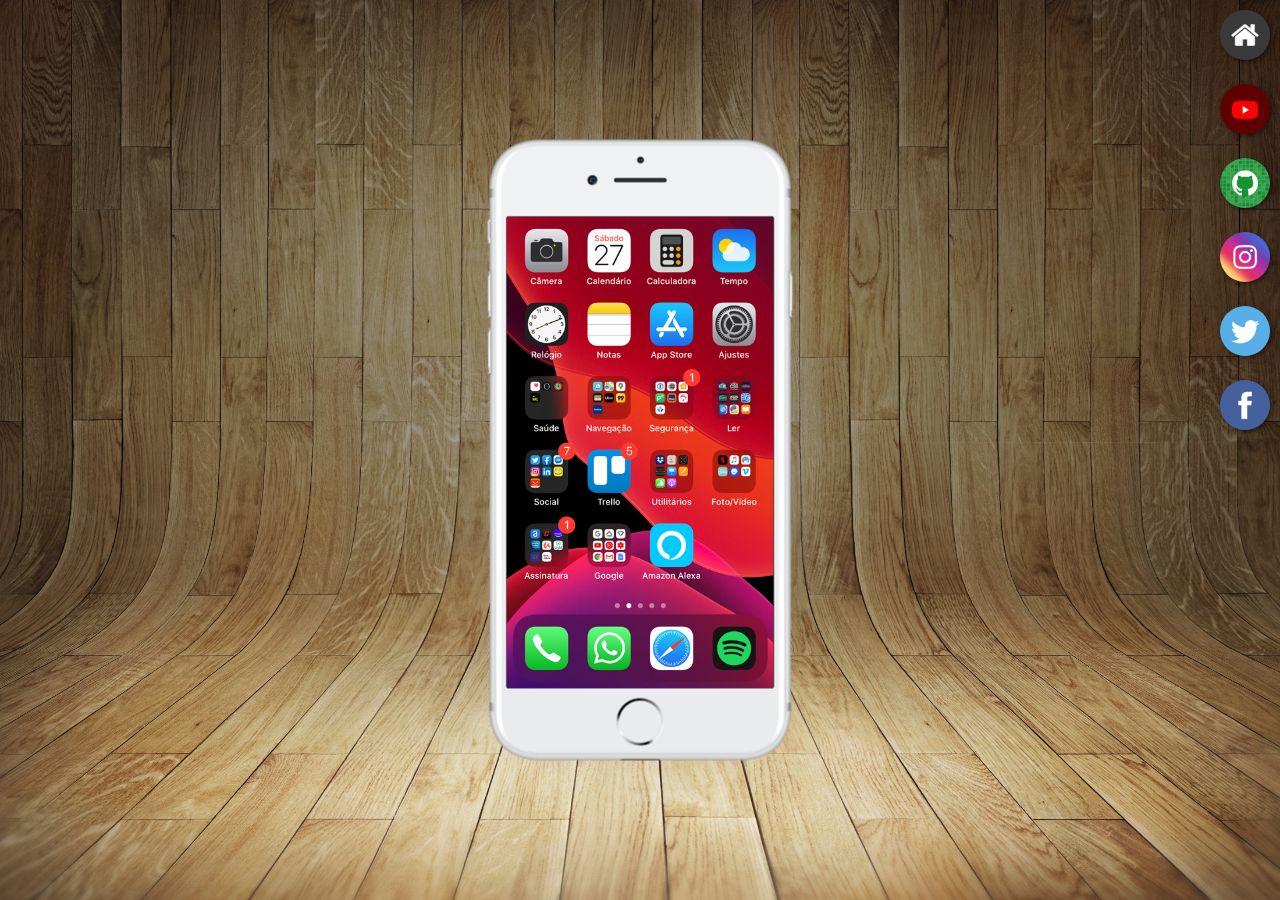
<file: index.html>
<!DOCTYPE html>
<html lang="pt-br">
<head>
    <meta charset="UTF-8">
    <meta name="viewport" content="width=device-width, initial-scale=1.0">
    <title>Redes Sociais</title>
    <link rel="shortcut icon" href="favicon.ico" type="image/x-icon">
    <link rel="stylesheet" href="estilos/style.css">
</head>
<body>
    <main>
        <section id="telefone">
            <iframe src="inicio.html" frameborder="0" name="tela" id="tela">Seu navegador não é compatível isso.</iframe>
        </section>

        <section id="redes-sociais">
            <a href="inicio.html" target="tela"><img src="imagens/logo-home.jpg" alt="Início"></a> <br>
            <a href="youtube.html" target="tela"><img src="imagens/logo-youtube.jpg" alt=""></a> <br>
            <a href="github.html" target="tela"><img src="imagens/logo-github.jpg" alt=""></a> <br>
            <a href="instagram.html" target="tela"><img src="imagens/logo-instagram.jpg" alt=""></a> <br>
            <a href="twitter.html" target="tela"><img src="imagens/logo-twitter.jpg" alt=""></a> <br>
            <a href="facebook.html" target="tela"><img src="imagens/logo-facebook.jpg" alt=""></a>
        </section>
    </main>
</body>
</html>
</file>
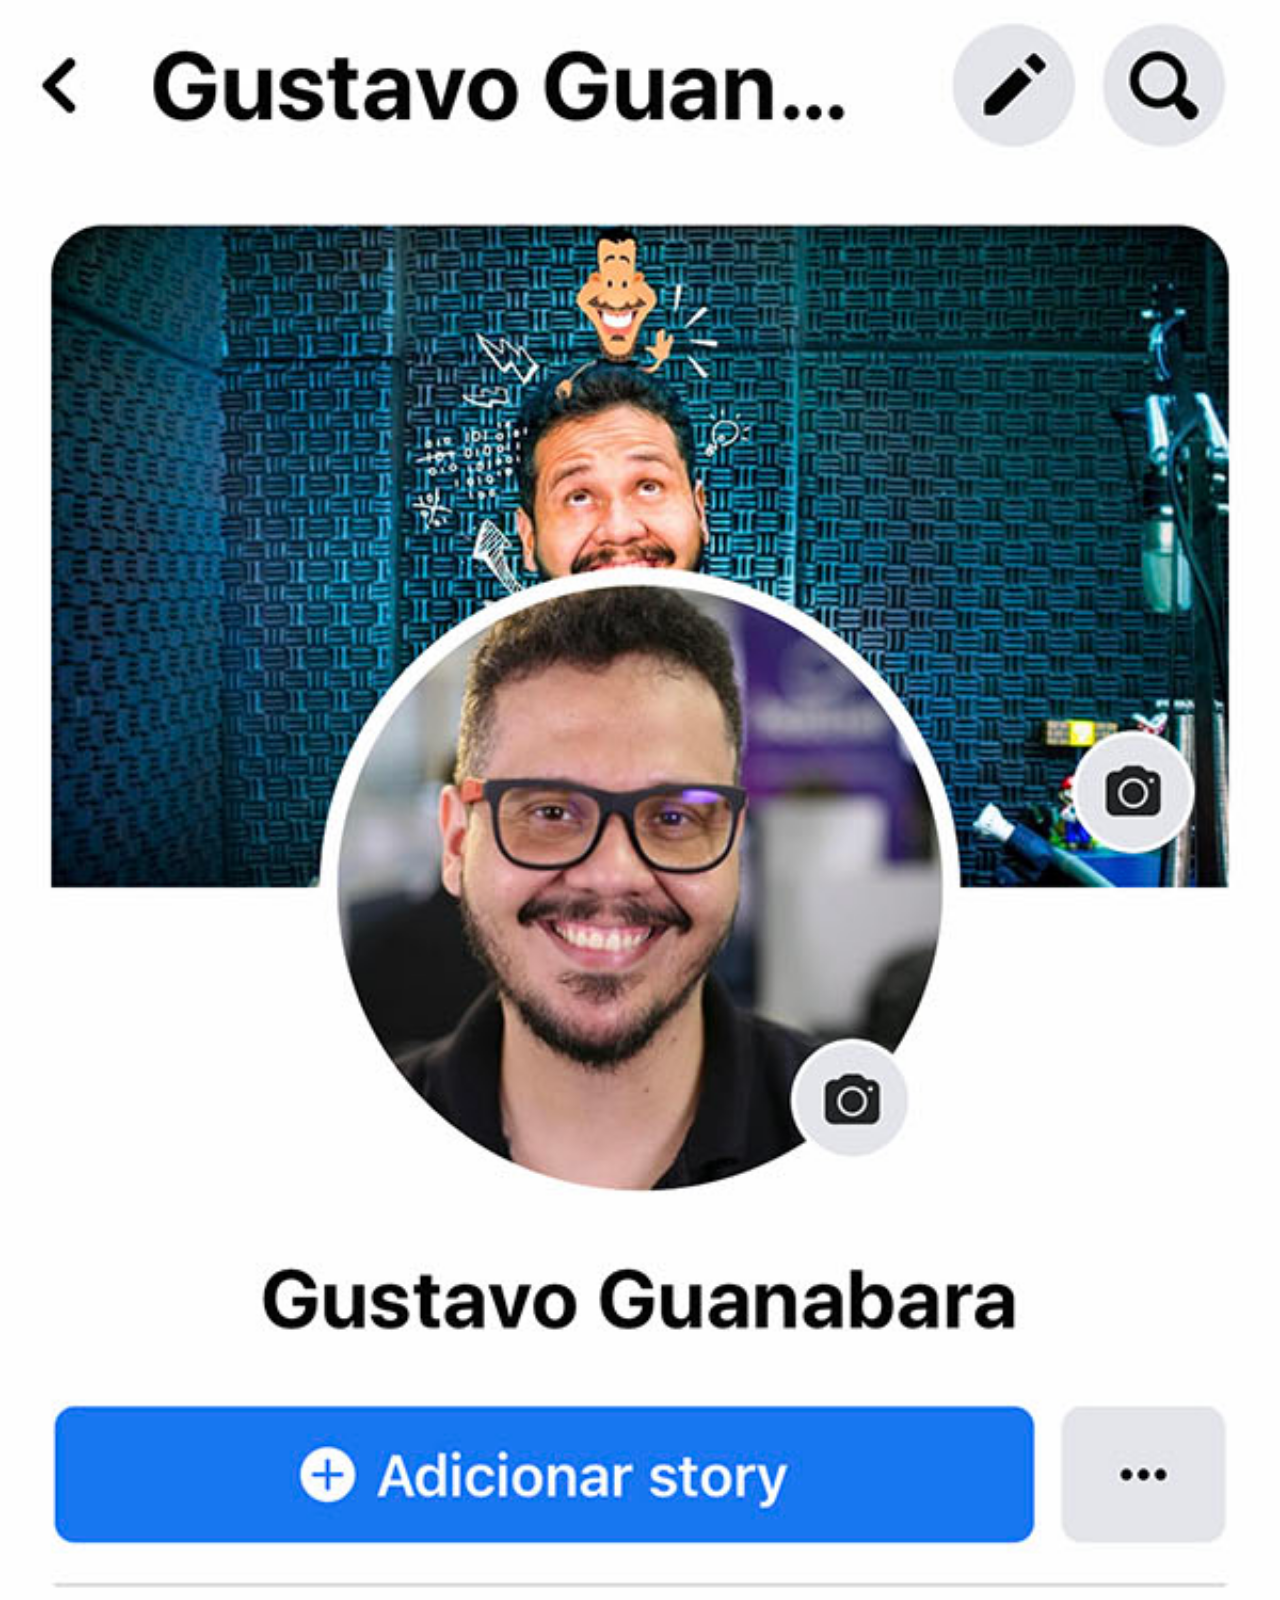
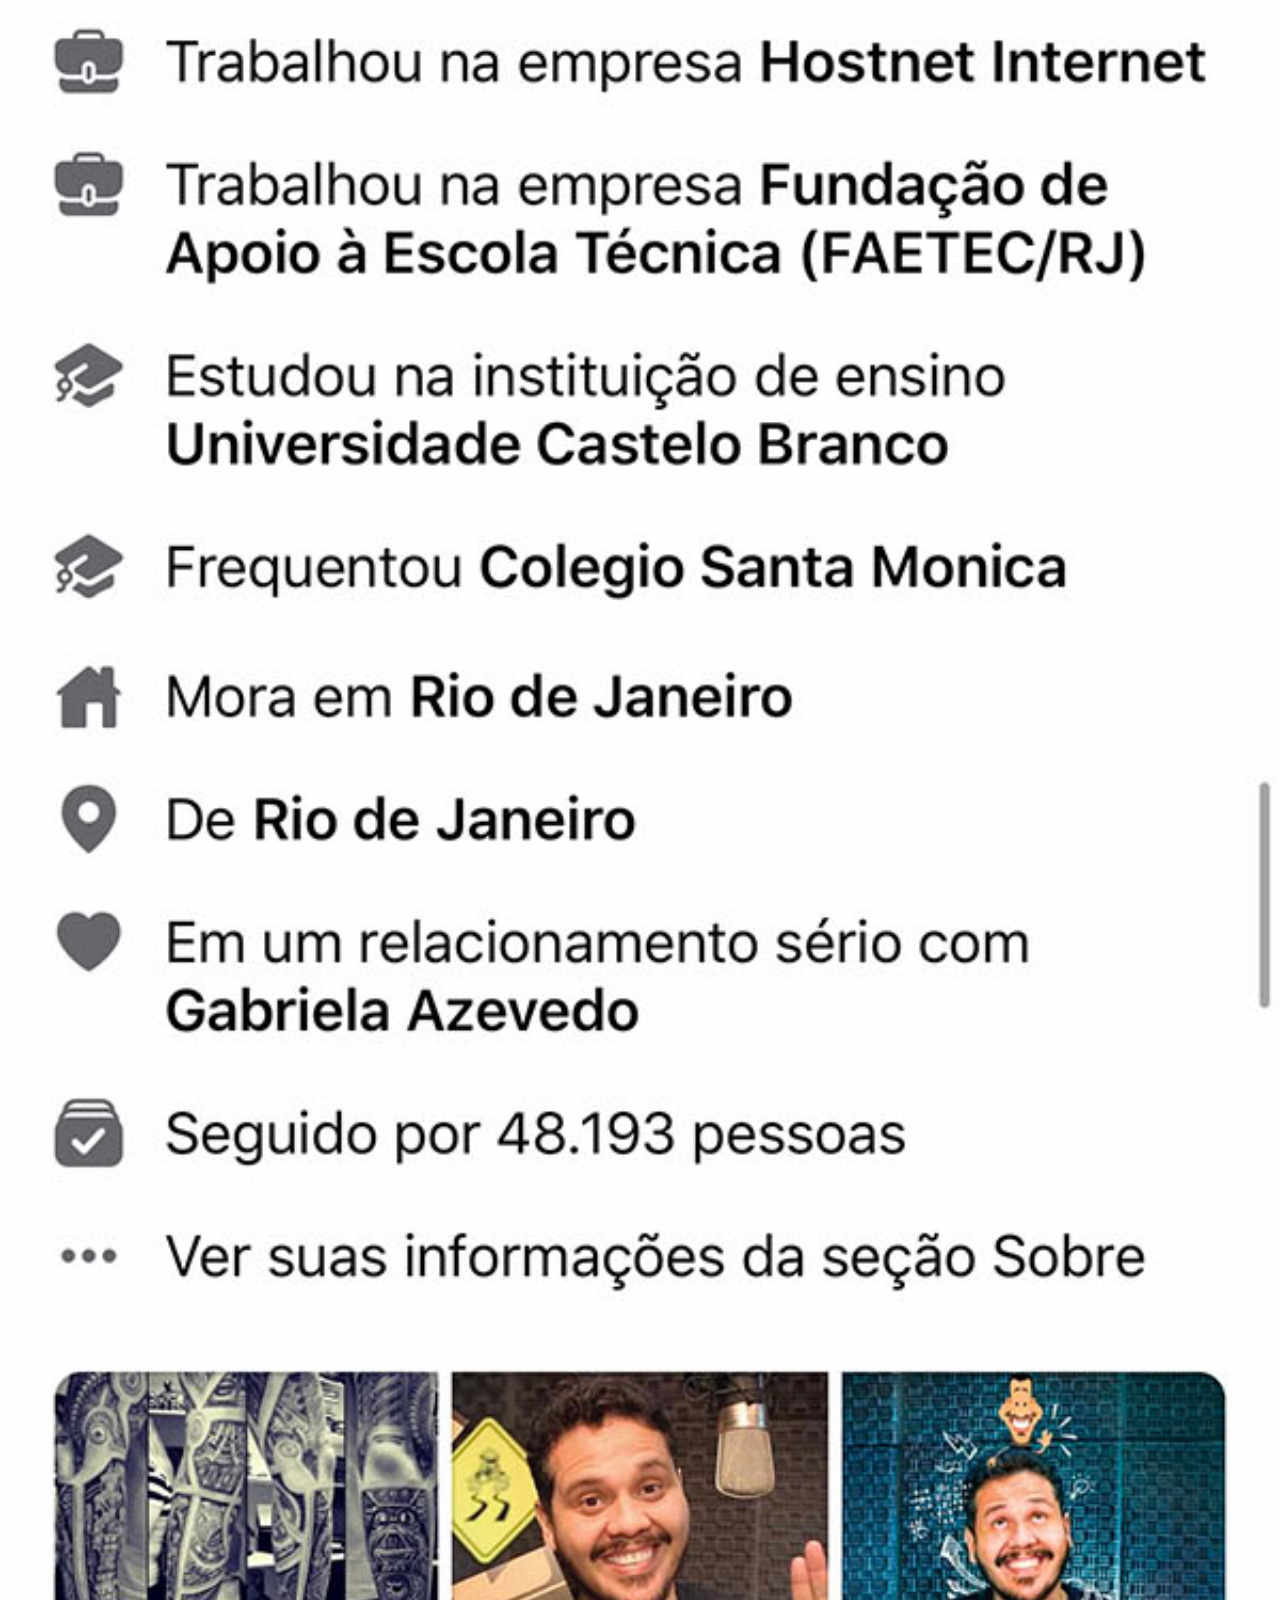
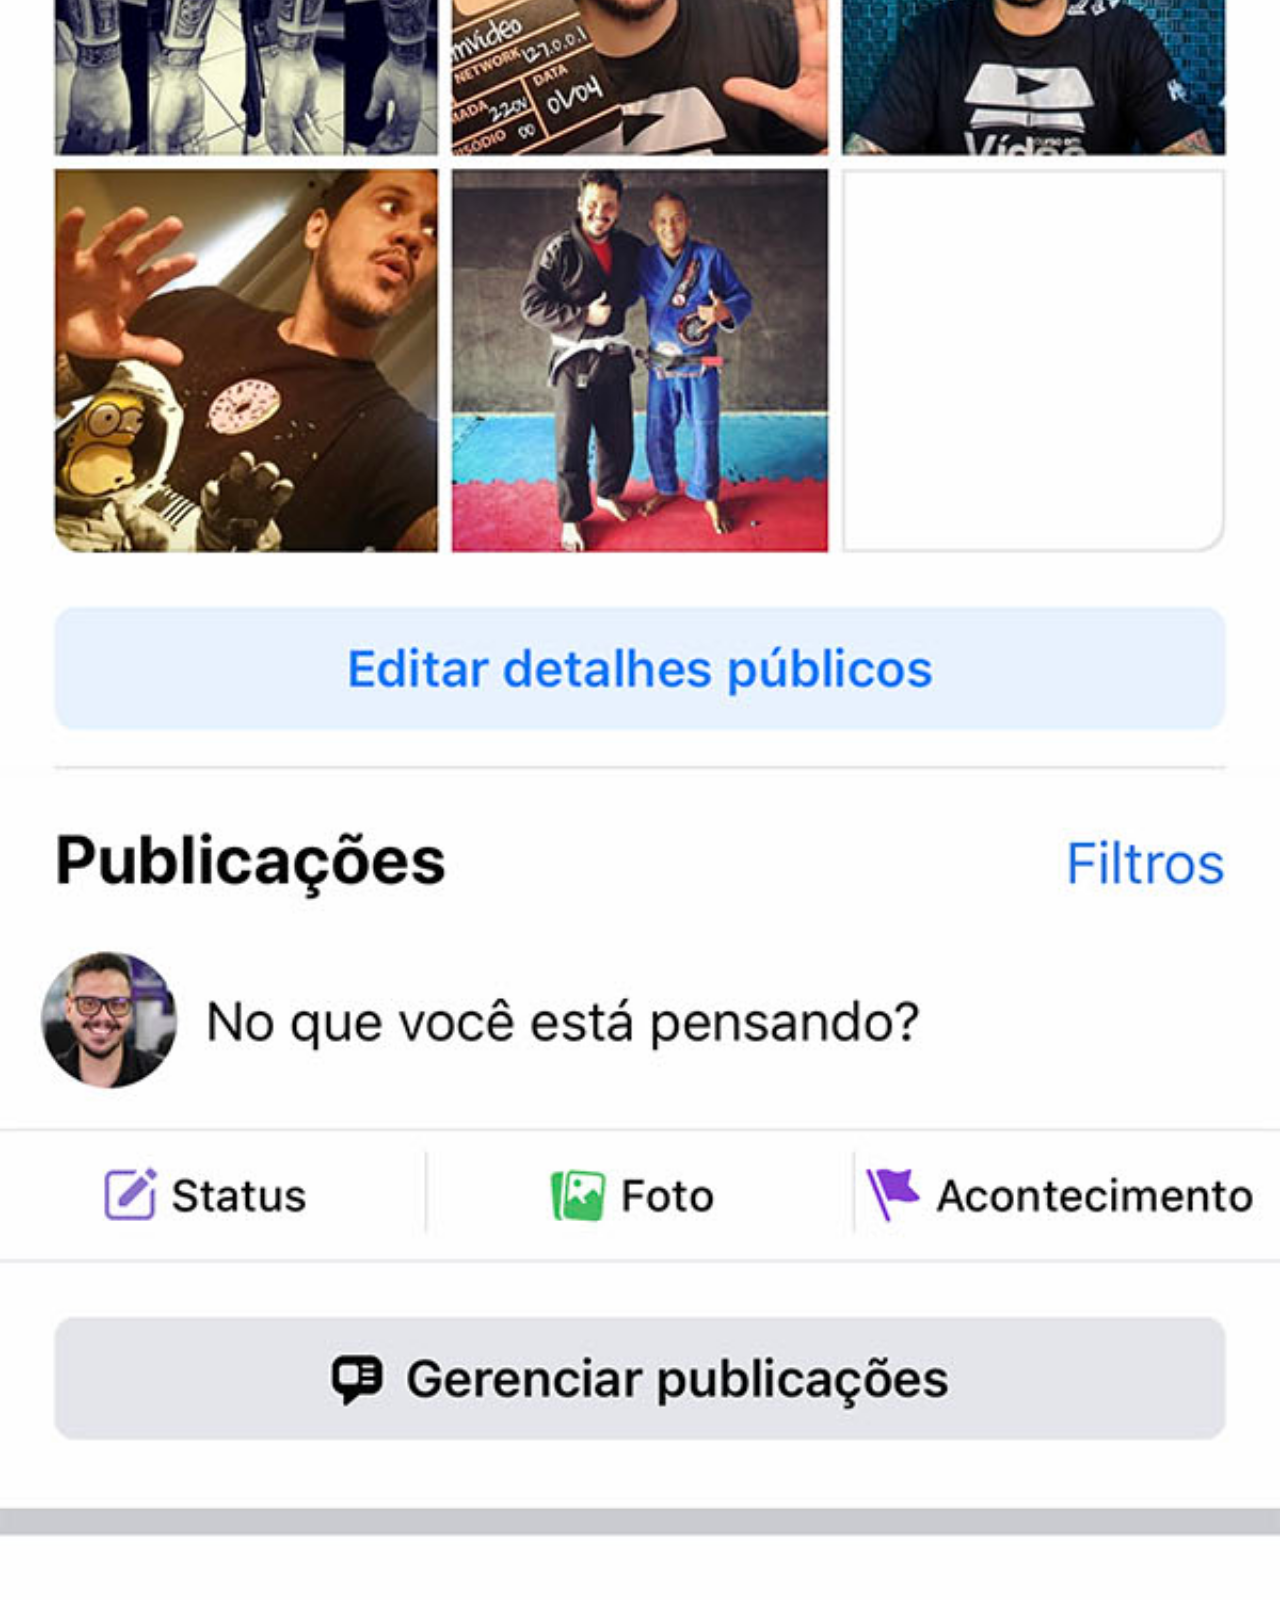
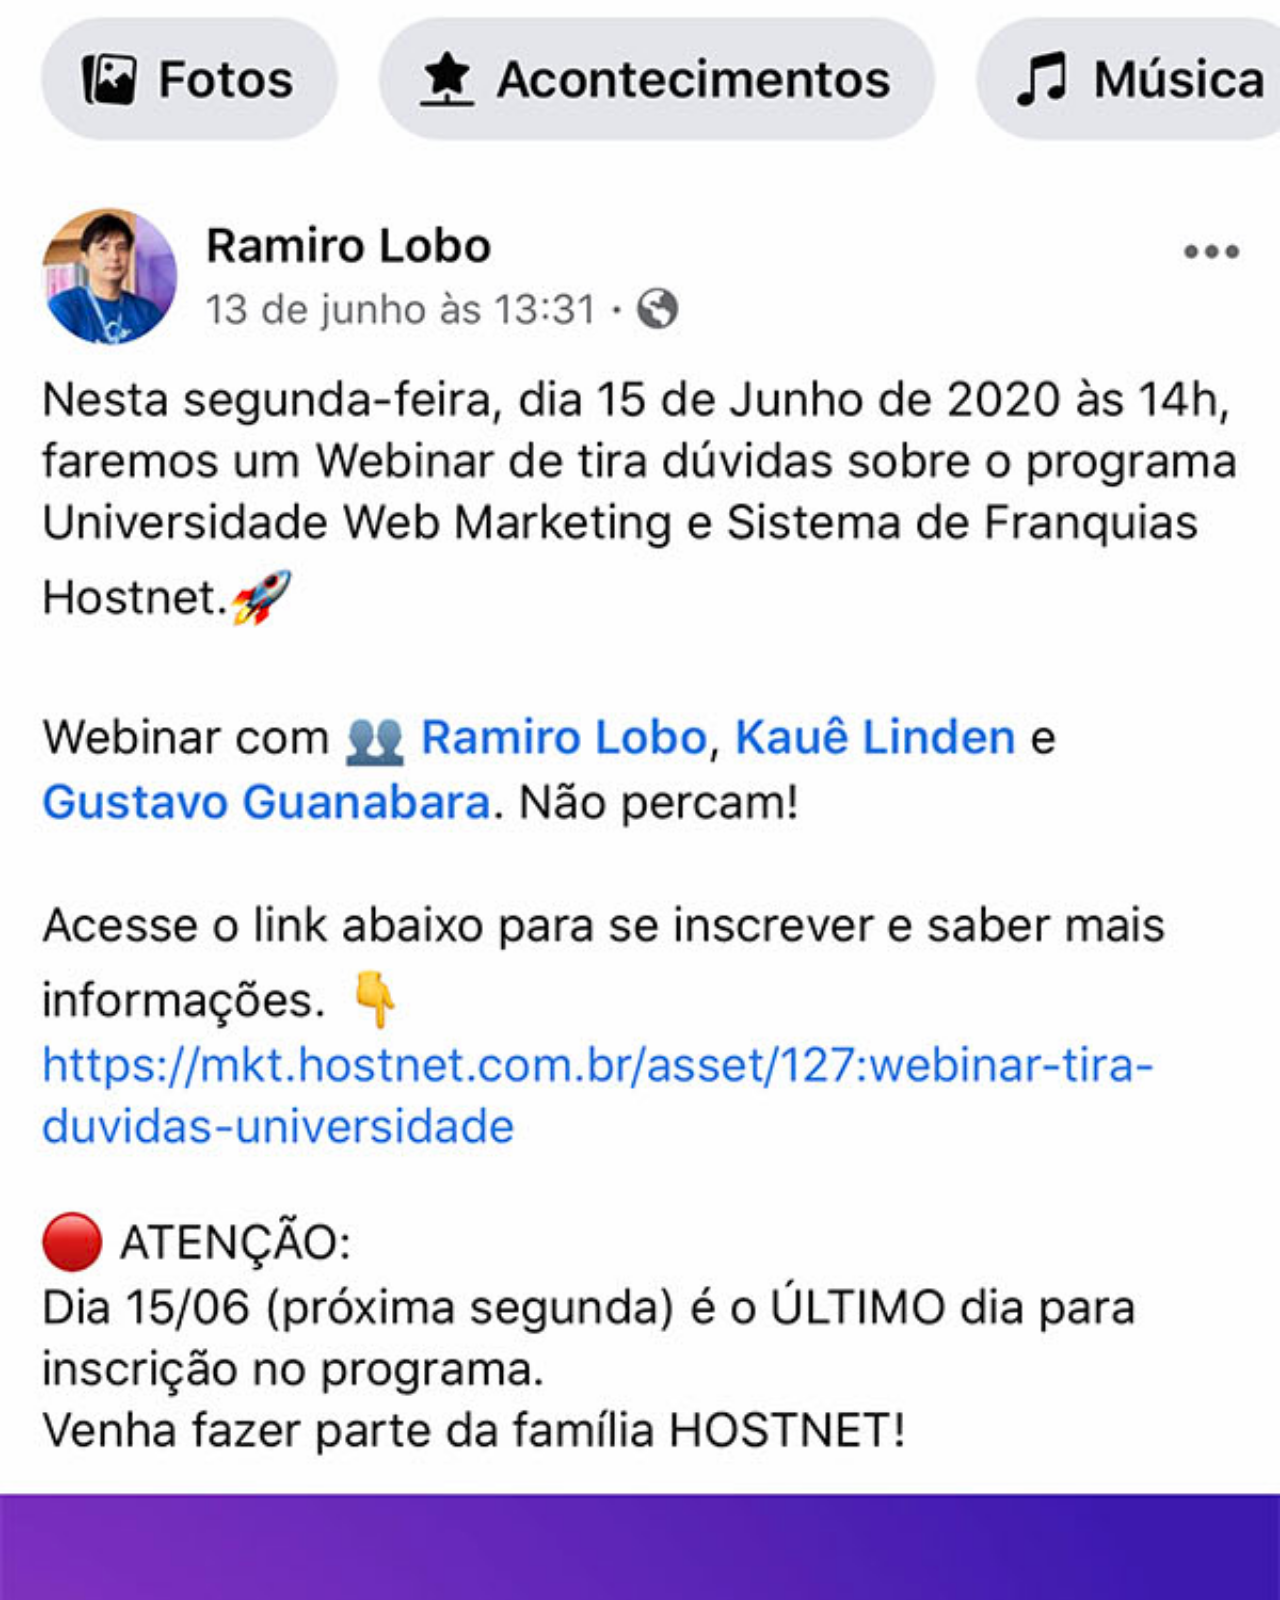
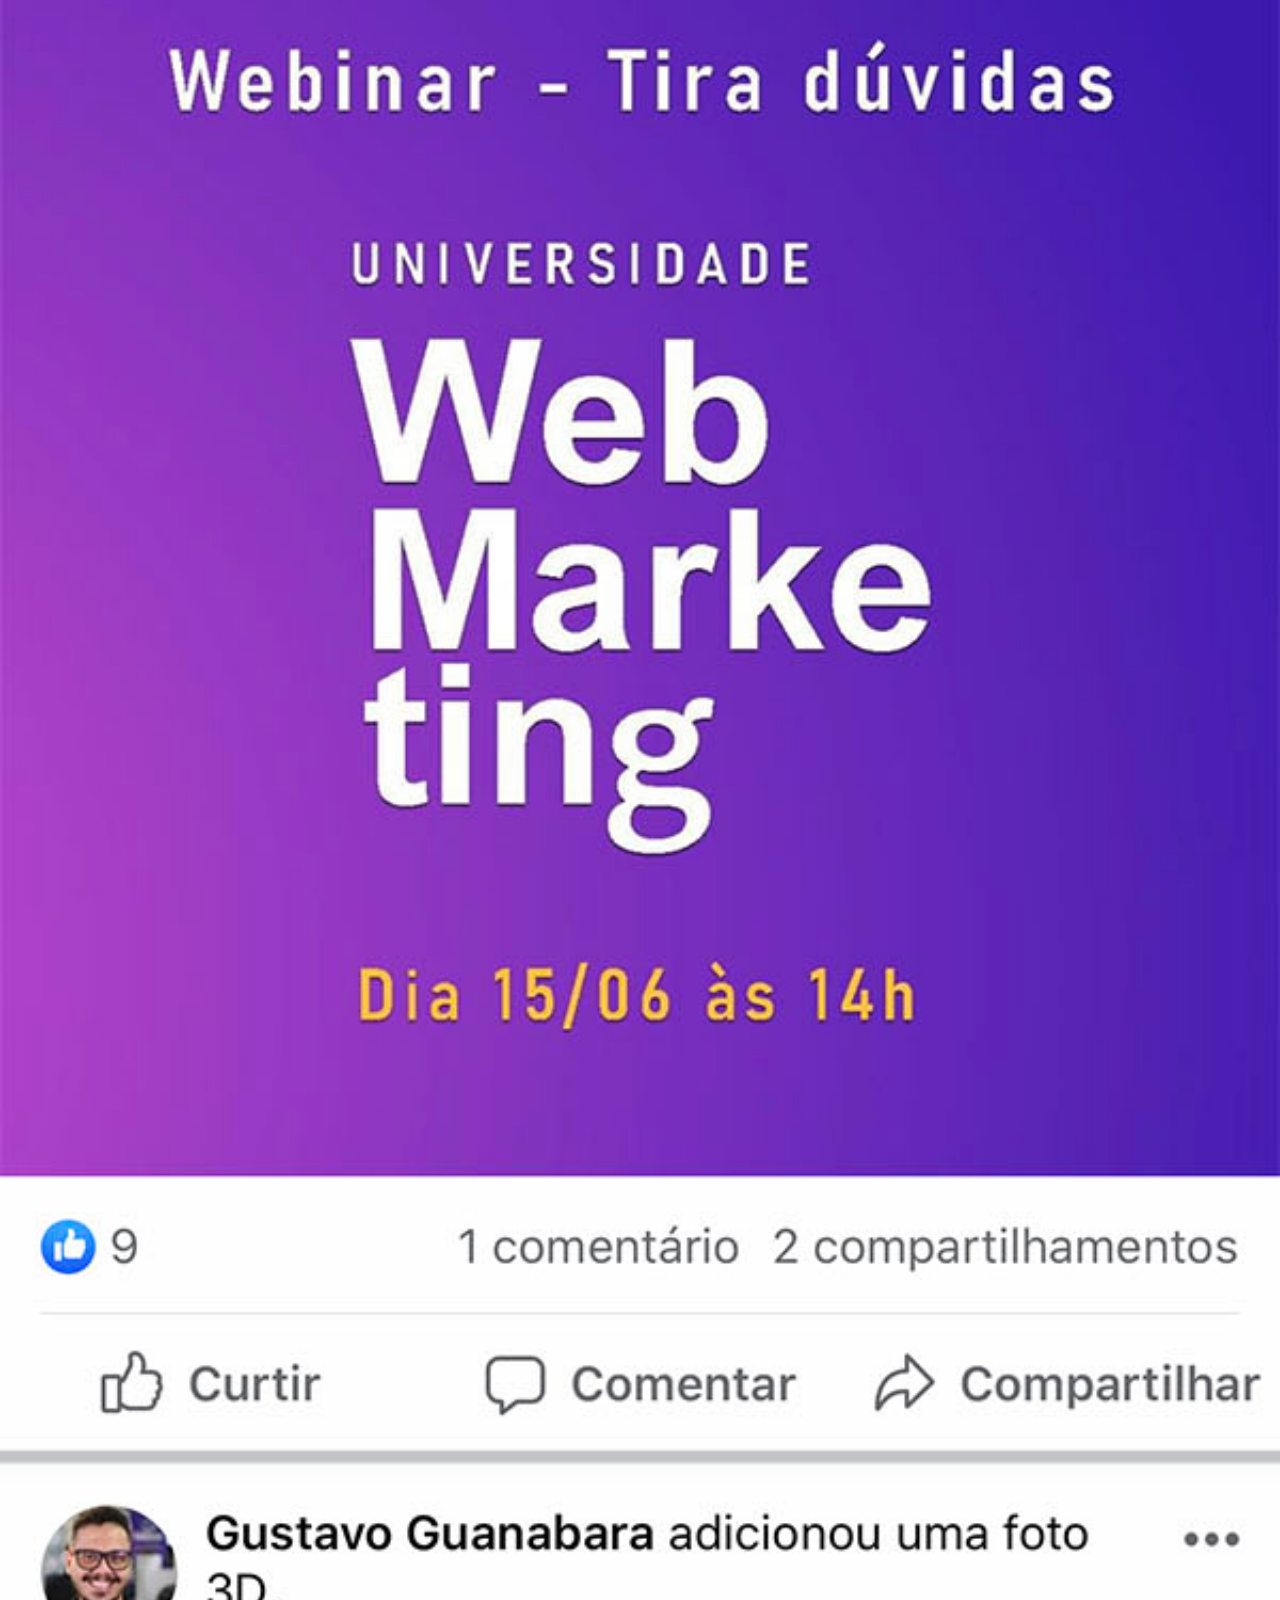
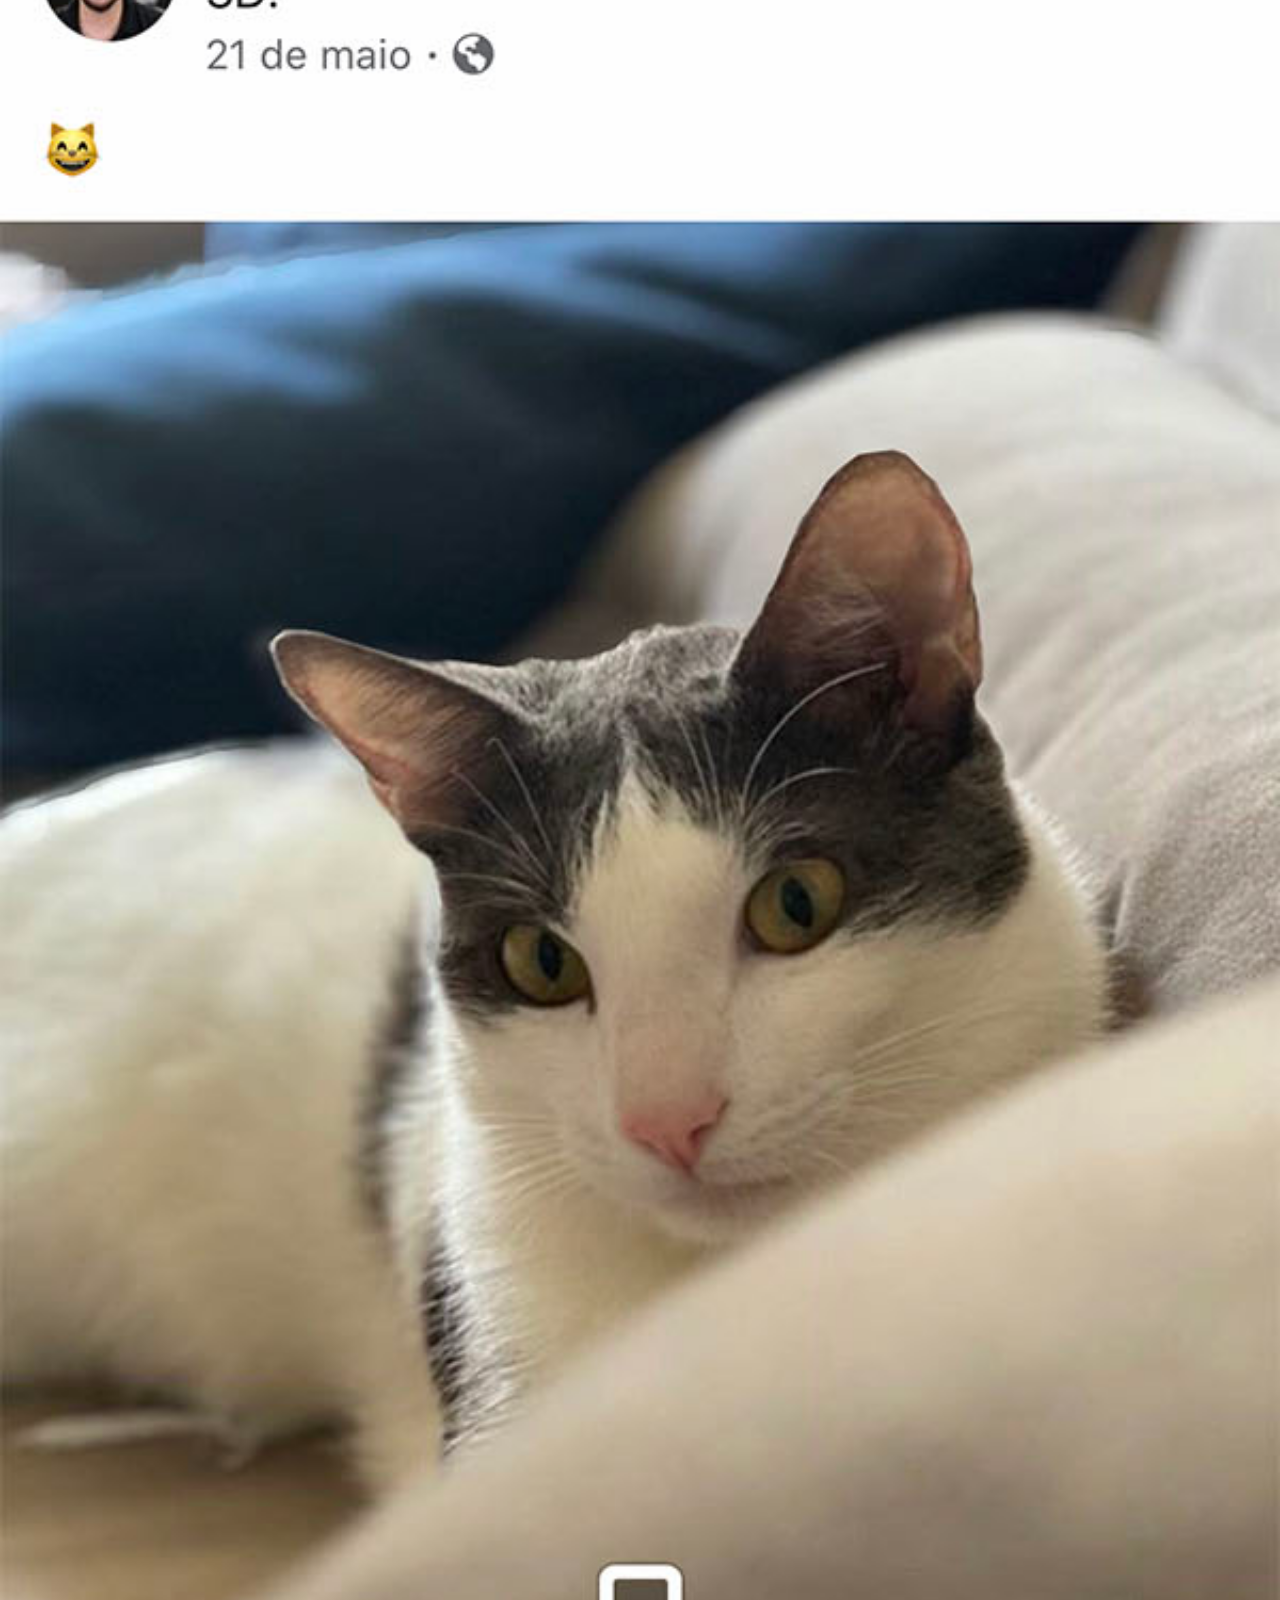
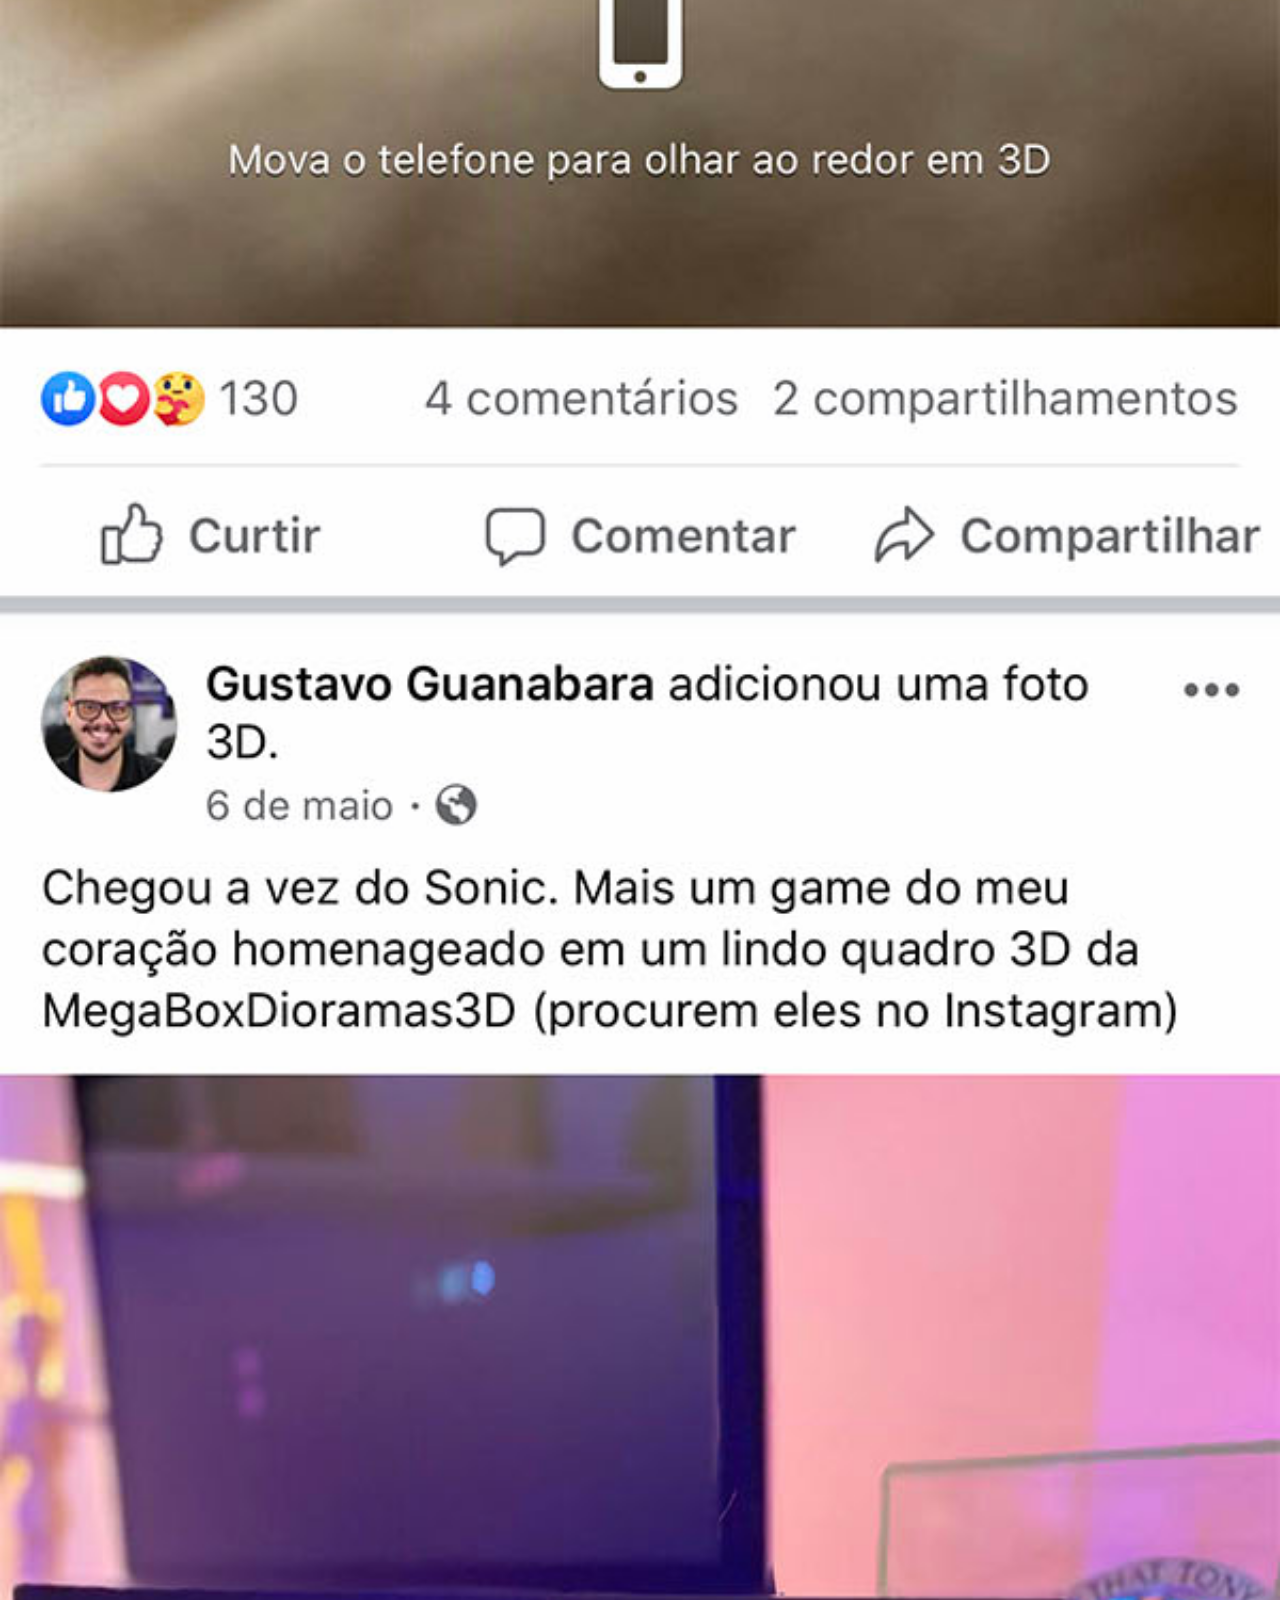
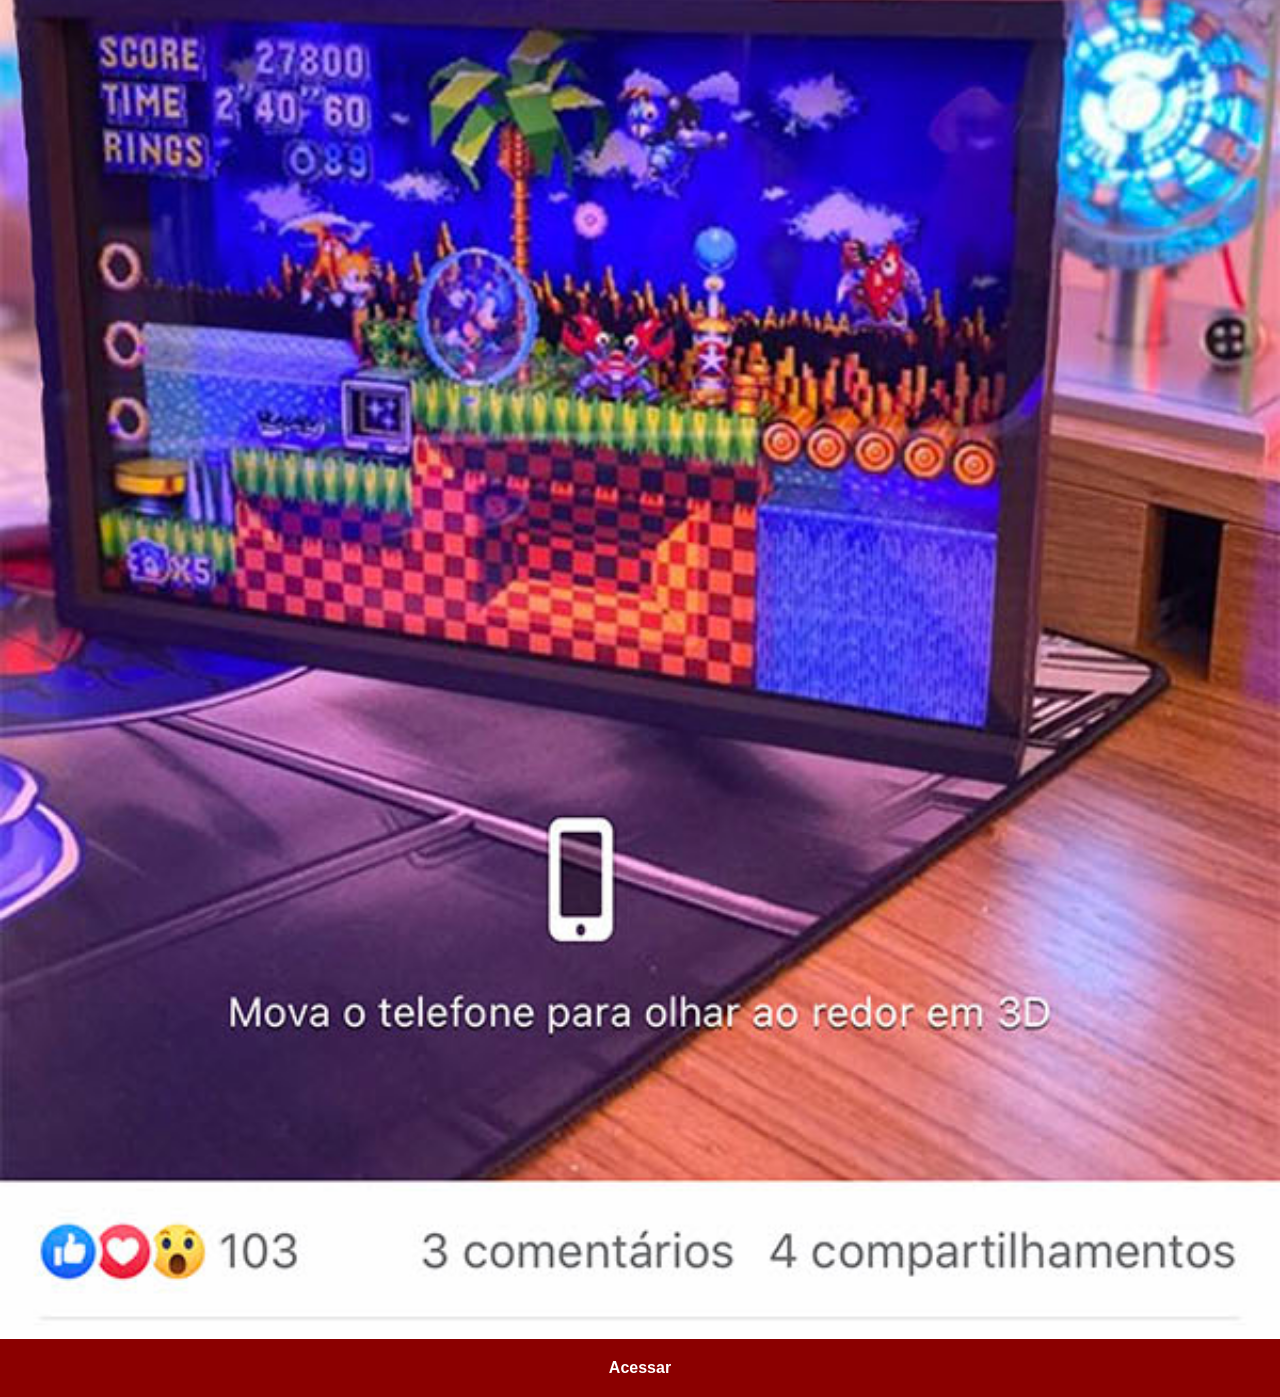
<file: facebook.html>
<!DOCTYPE html>
<html lang="pt-br">
<head>
    <meta charset="UTF-8">
    <meta name="viewport" content="width=device-width, initial-scale=1.0">
    <title>Facebook</title>
    <link rel="stylesheet" href="estilos/paginas-secundarias.css">
</head>
<body>
    <img src="imagens/tela-facebook.jpg" alt="Tela Facebook">
    <a href="https://www.facebook.com/" target="_blank">Acessar</a>
</body>
</html>
</file>
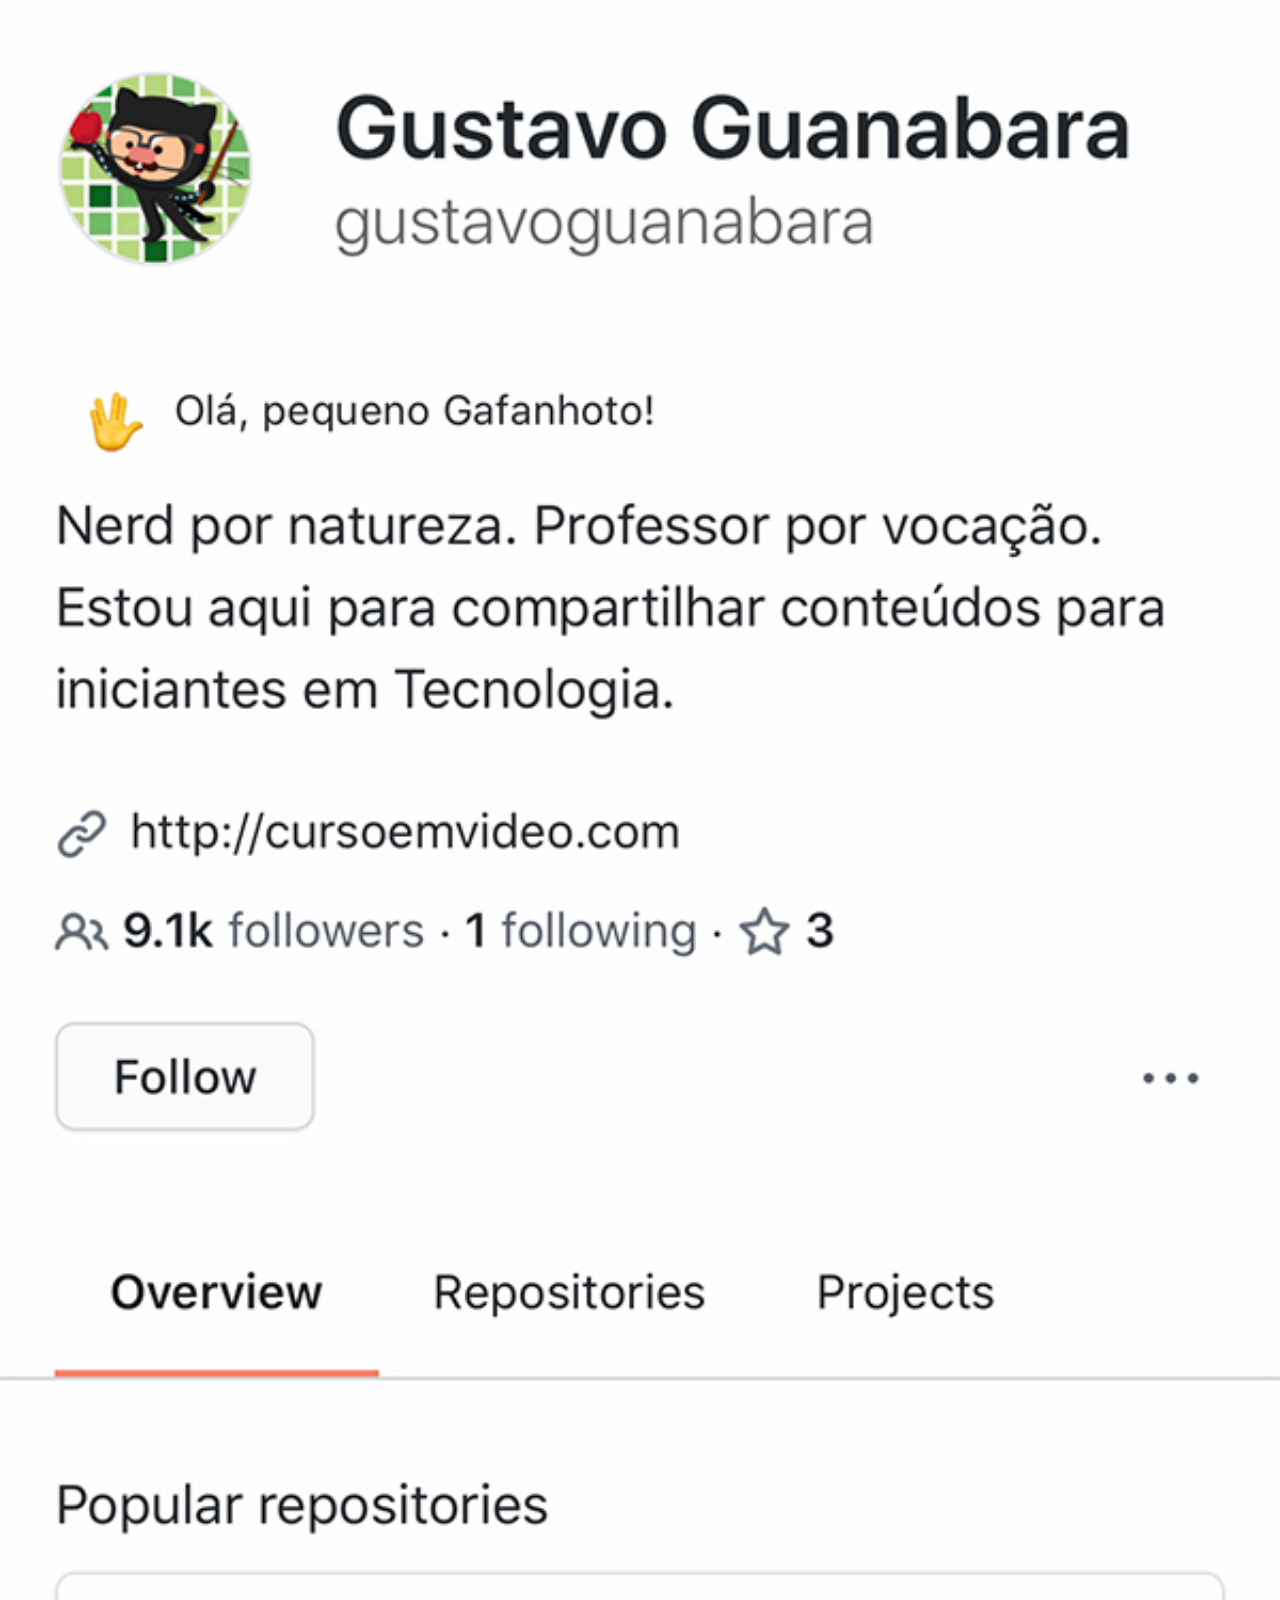
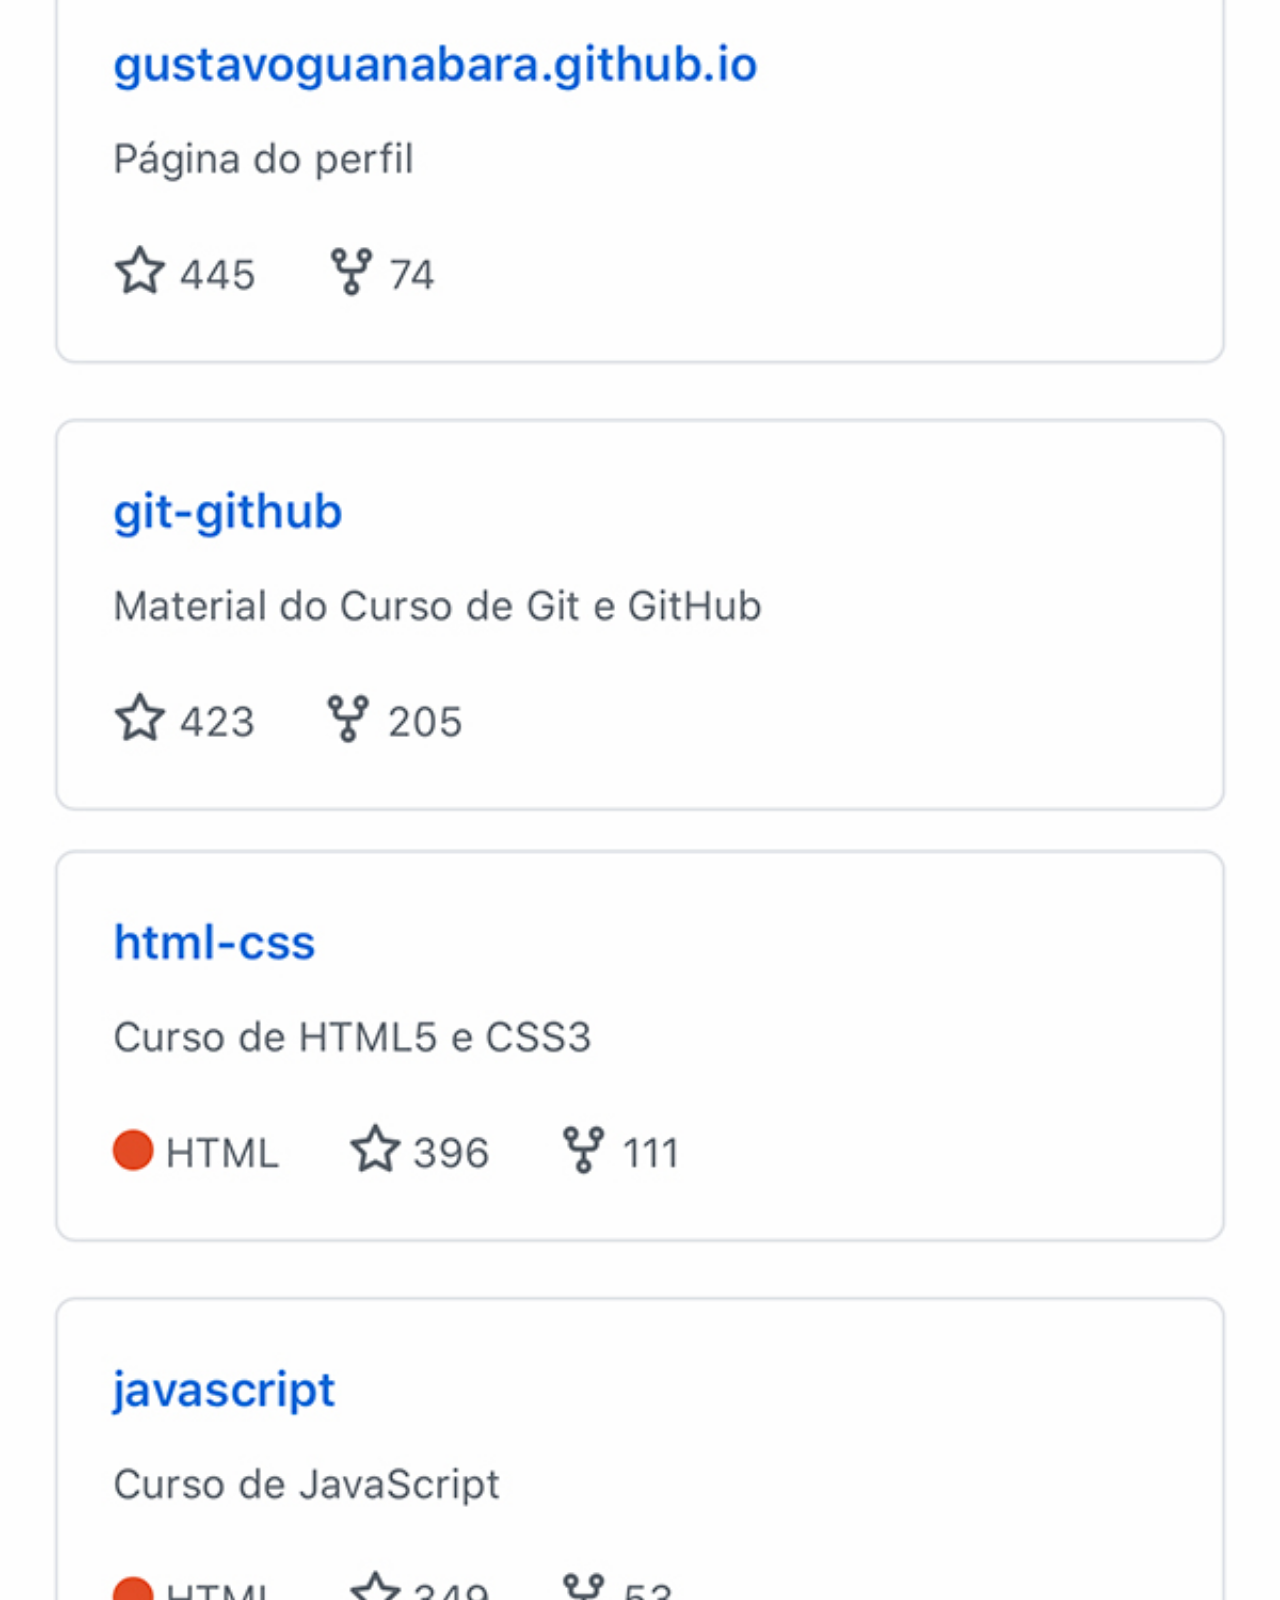
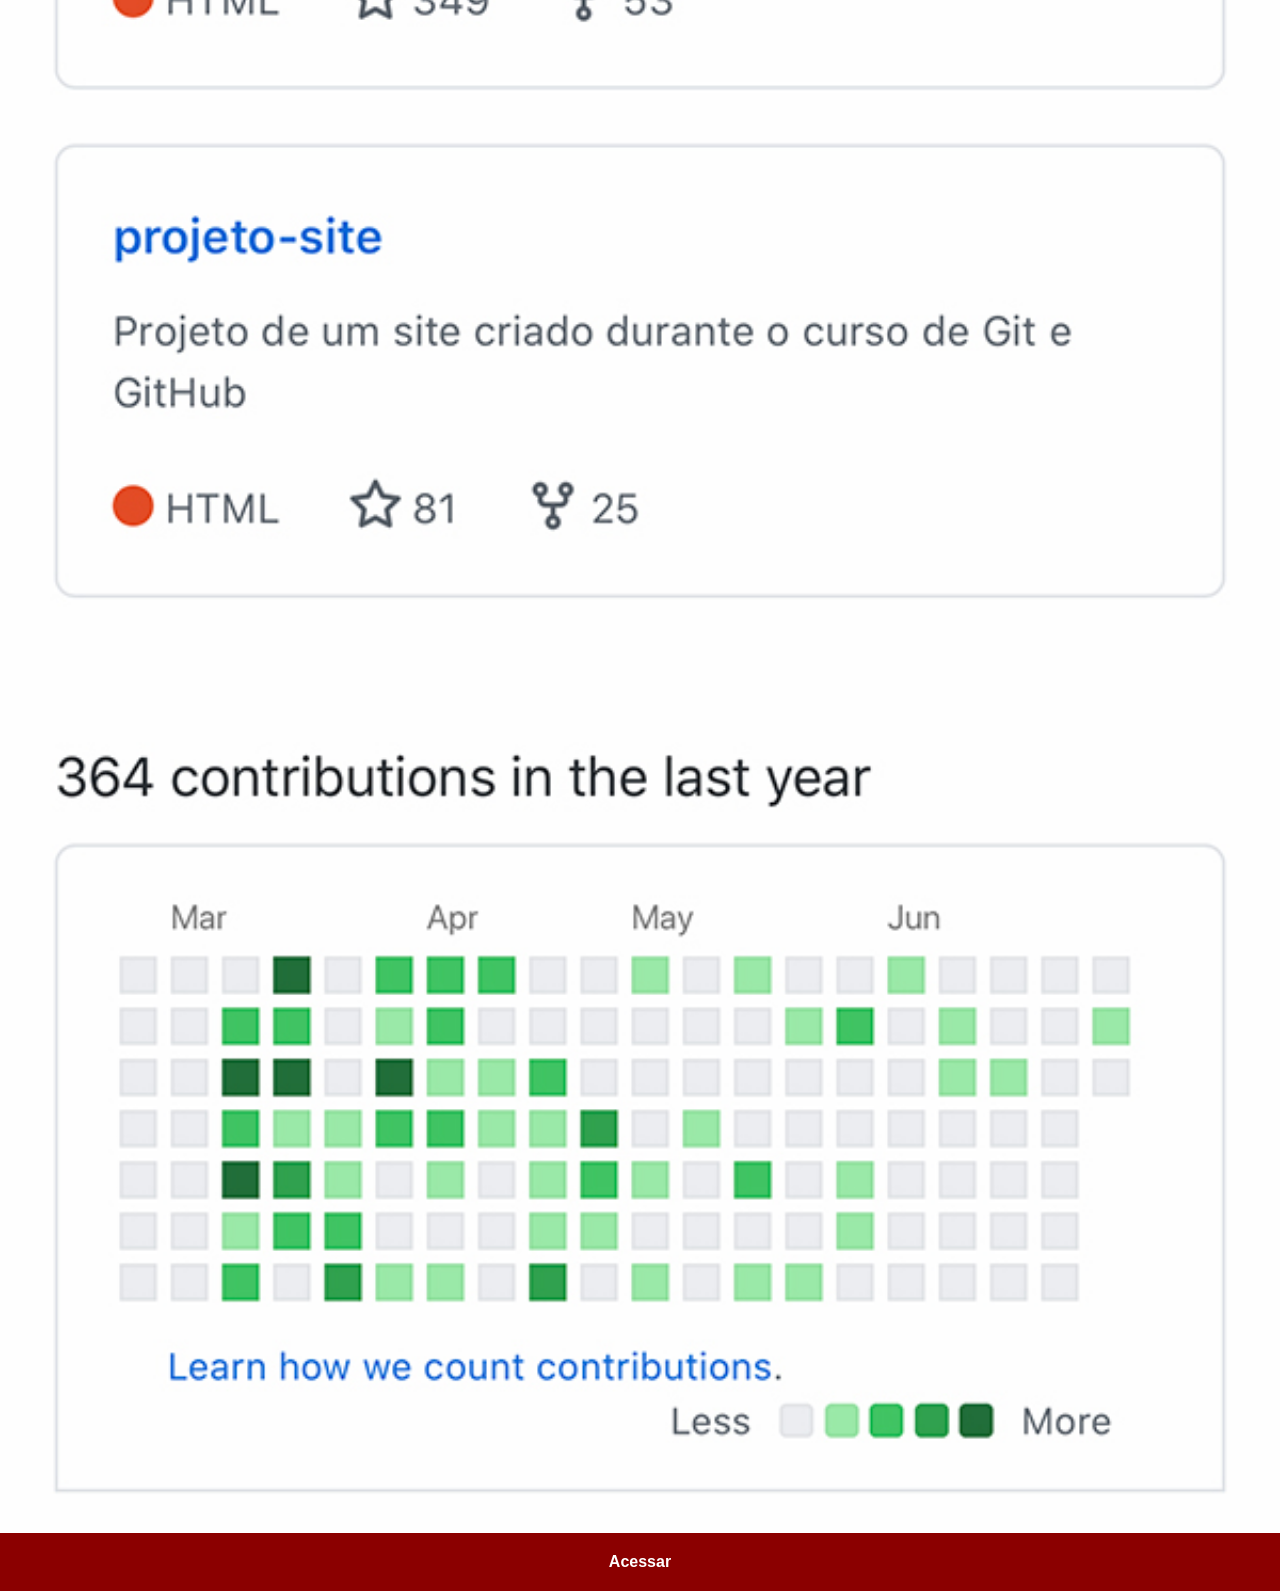
<file: github.html>
<!DOCTYPE html>
<html lang="pt-br">
<head>
    <meta charset="UTF-8">
    <meta name="viewport" content="width=device-width, initial-scale=1.0">
    <title>GitHub</title>
    <link rel="stylesheet" href="estilos/paginas-secundarias.css">
</head>
<body>
    <img src="imagens/tela-github.jpg" alt="Tela GitHub">
    <a href="https://github.com/" target="_blank">Acessar</a>
</body>
</html>
</file>
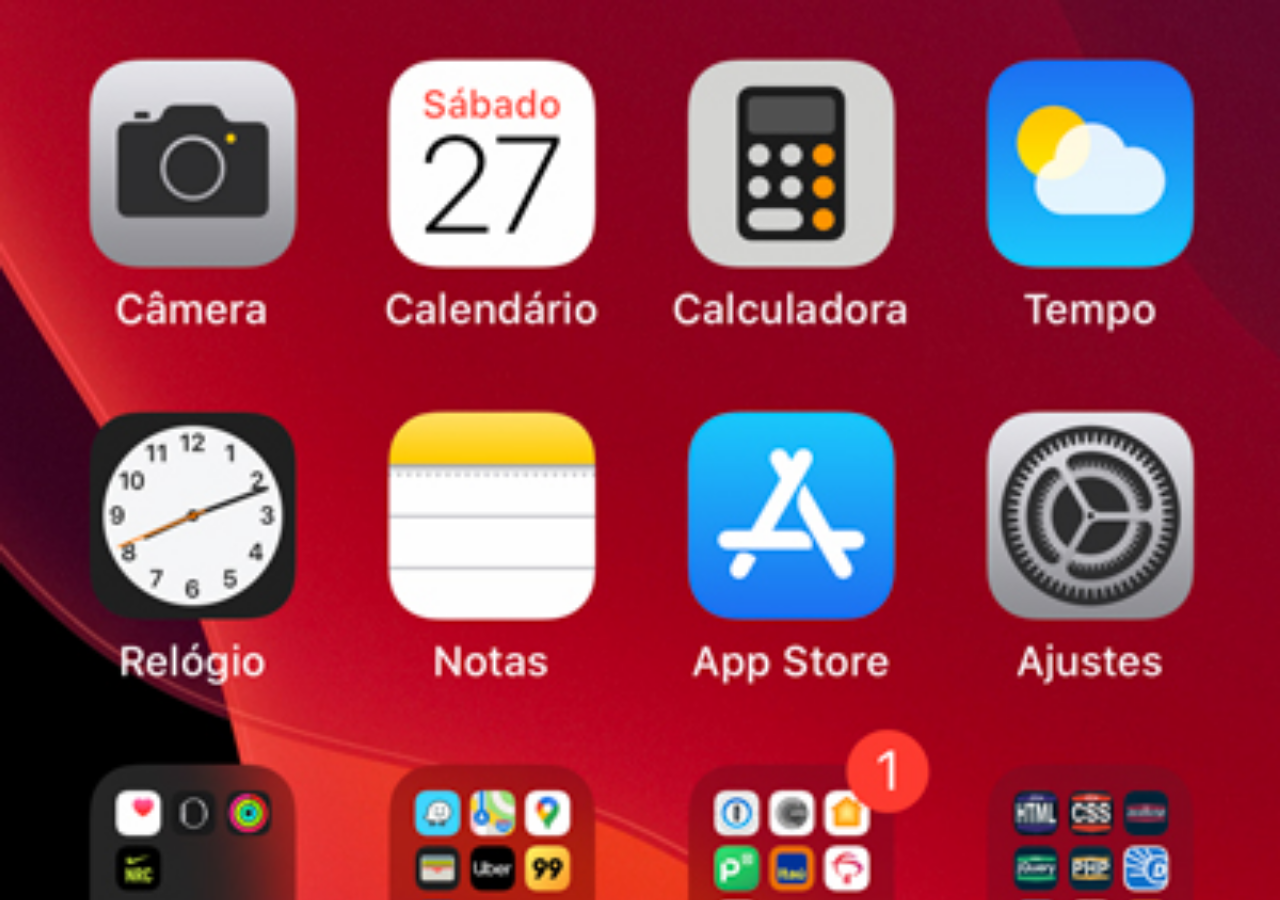
<file: inicio.html>
<!DOCTYPE html>
<html lang="pt-br">
<head>
    <meta charset="UTF-8">
    <meta name="viewport" content="width=device-width, initial-scale=1.0">
    <title>Início</title>
</head>
<style>
    * {
        margin: 0px;
        padding: 0px;
    }

    body {
        width: 100vw;
        height: 100vh;
        background: url('imagens/tela-home.jpg') no-repeat top center;
        background-size: cover;
    }
</style>
<body> 
</body>
</html>
</file>
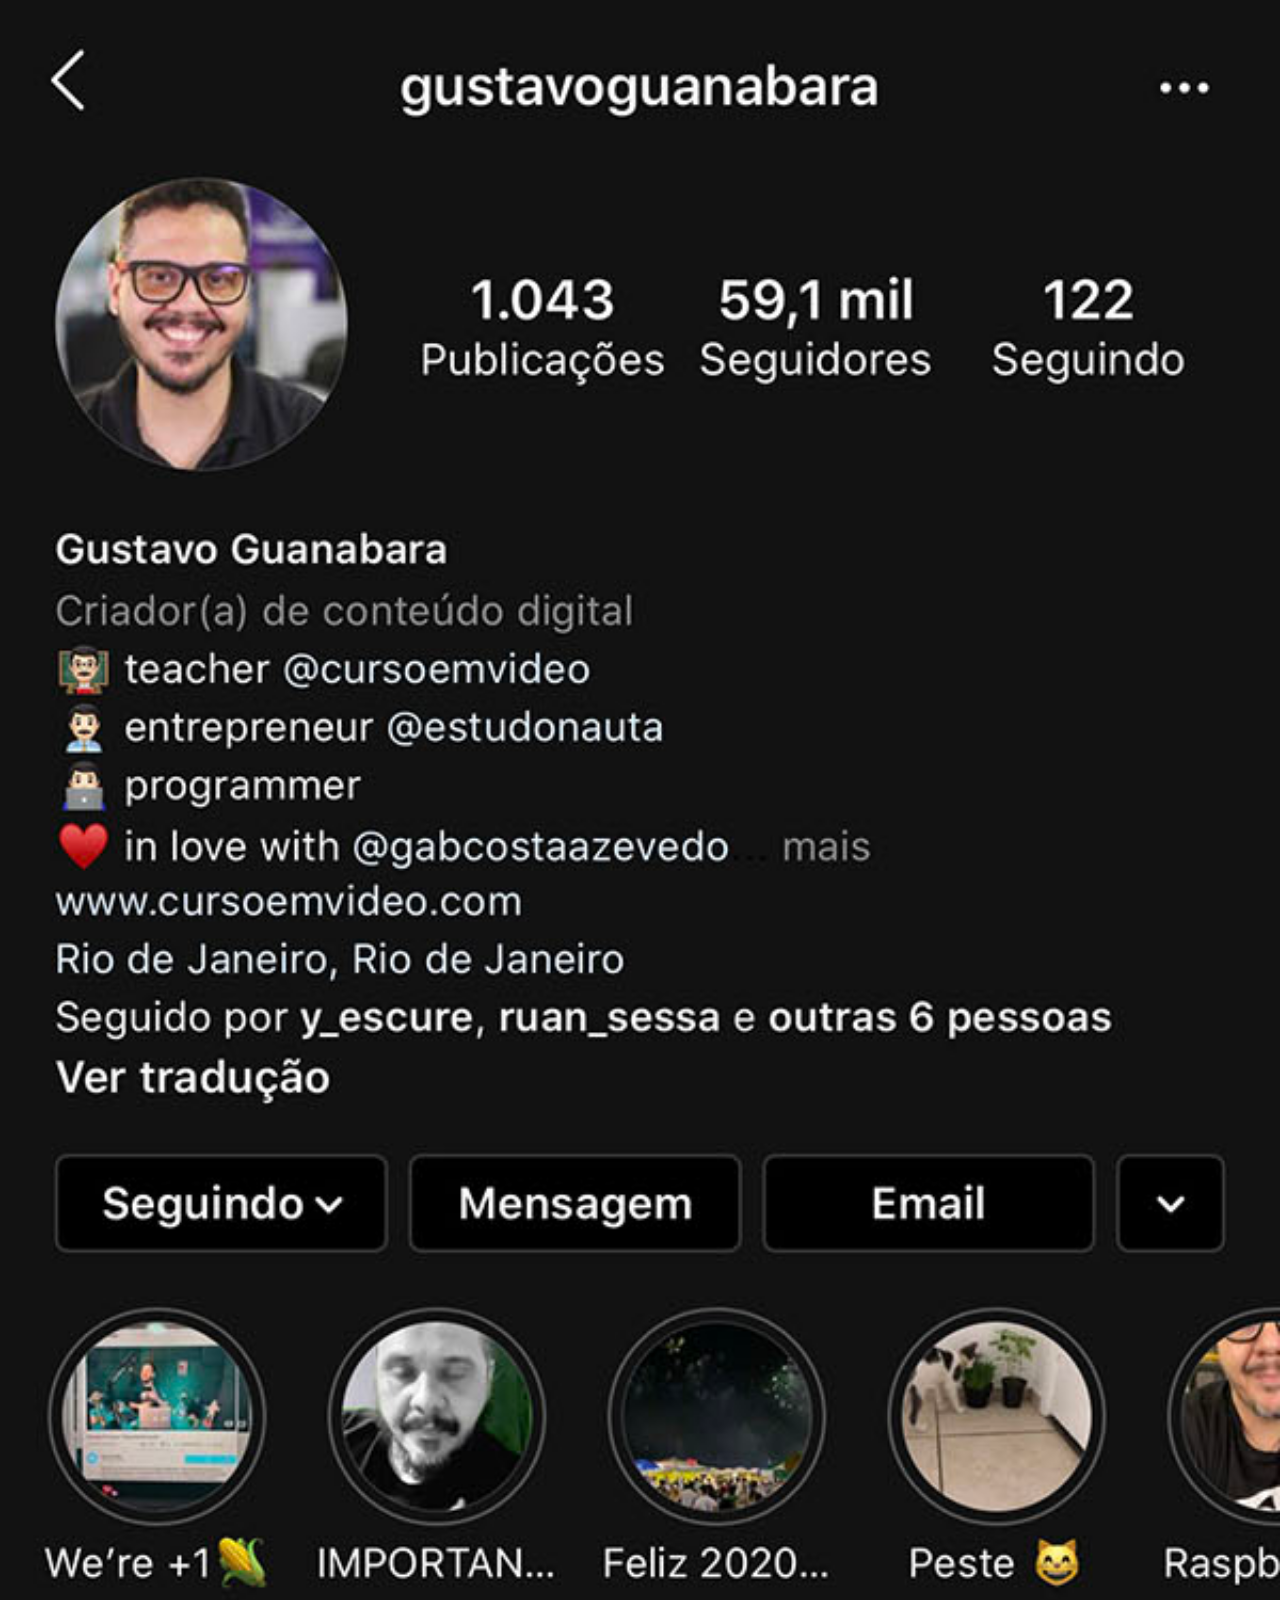
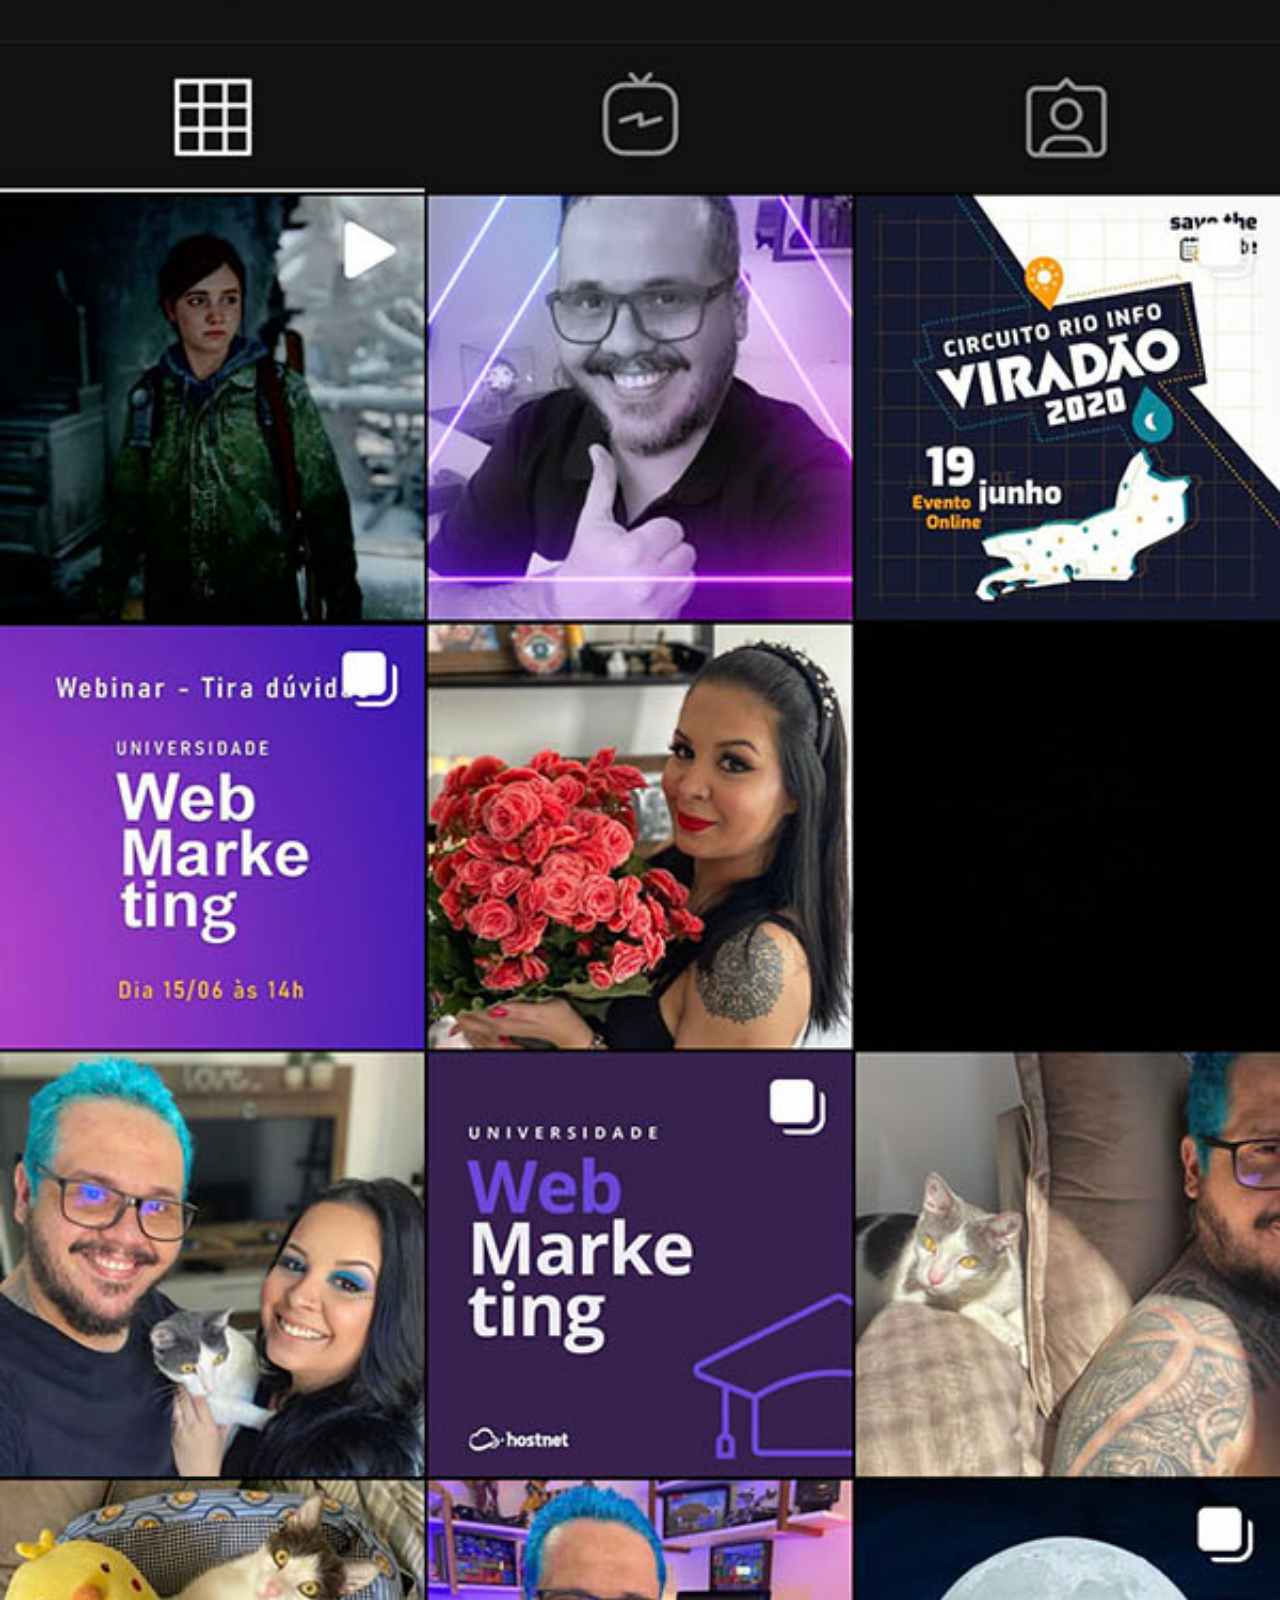
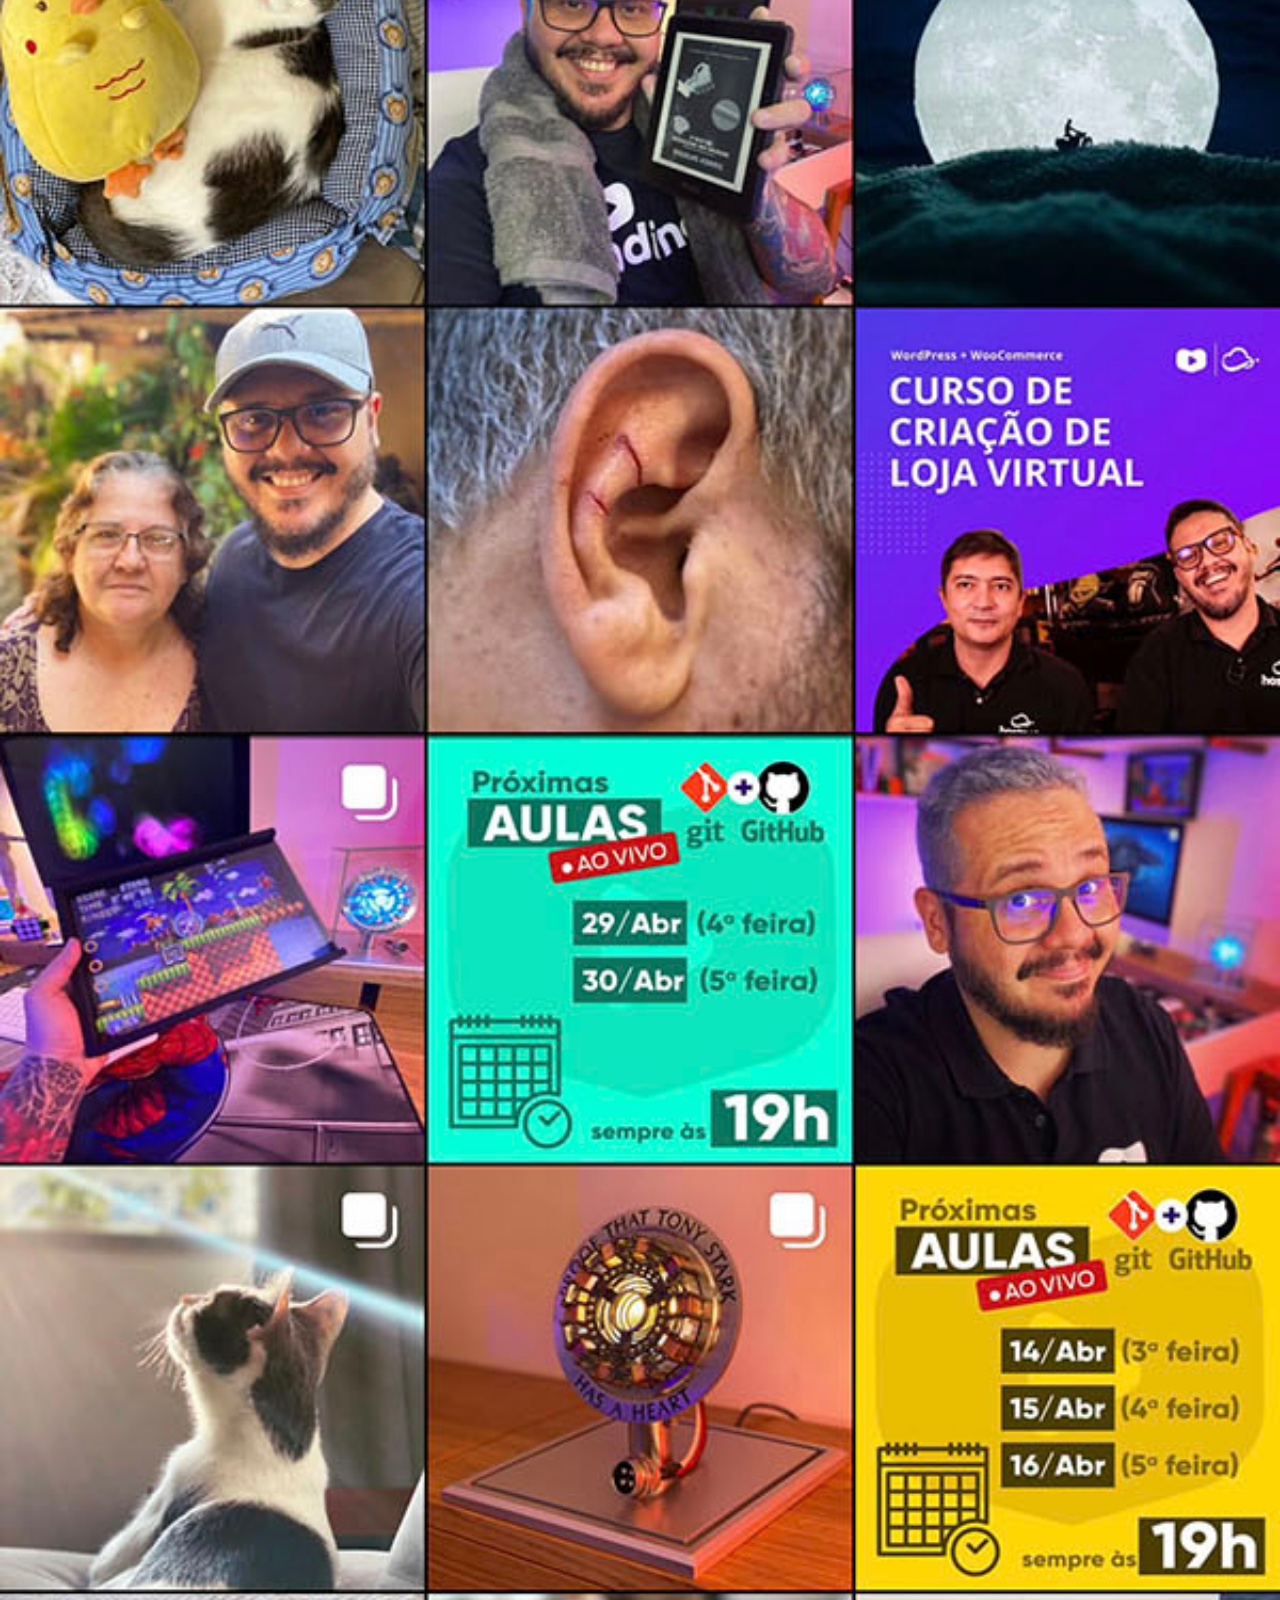
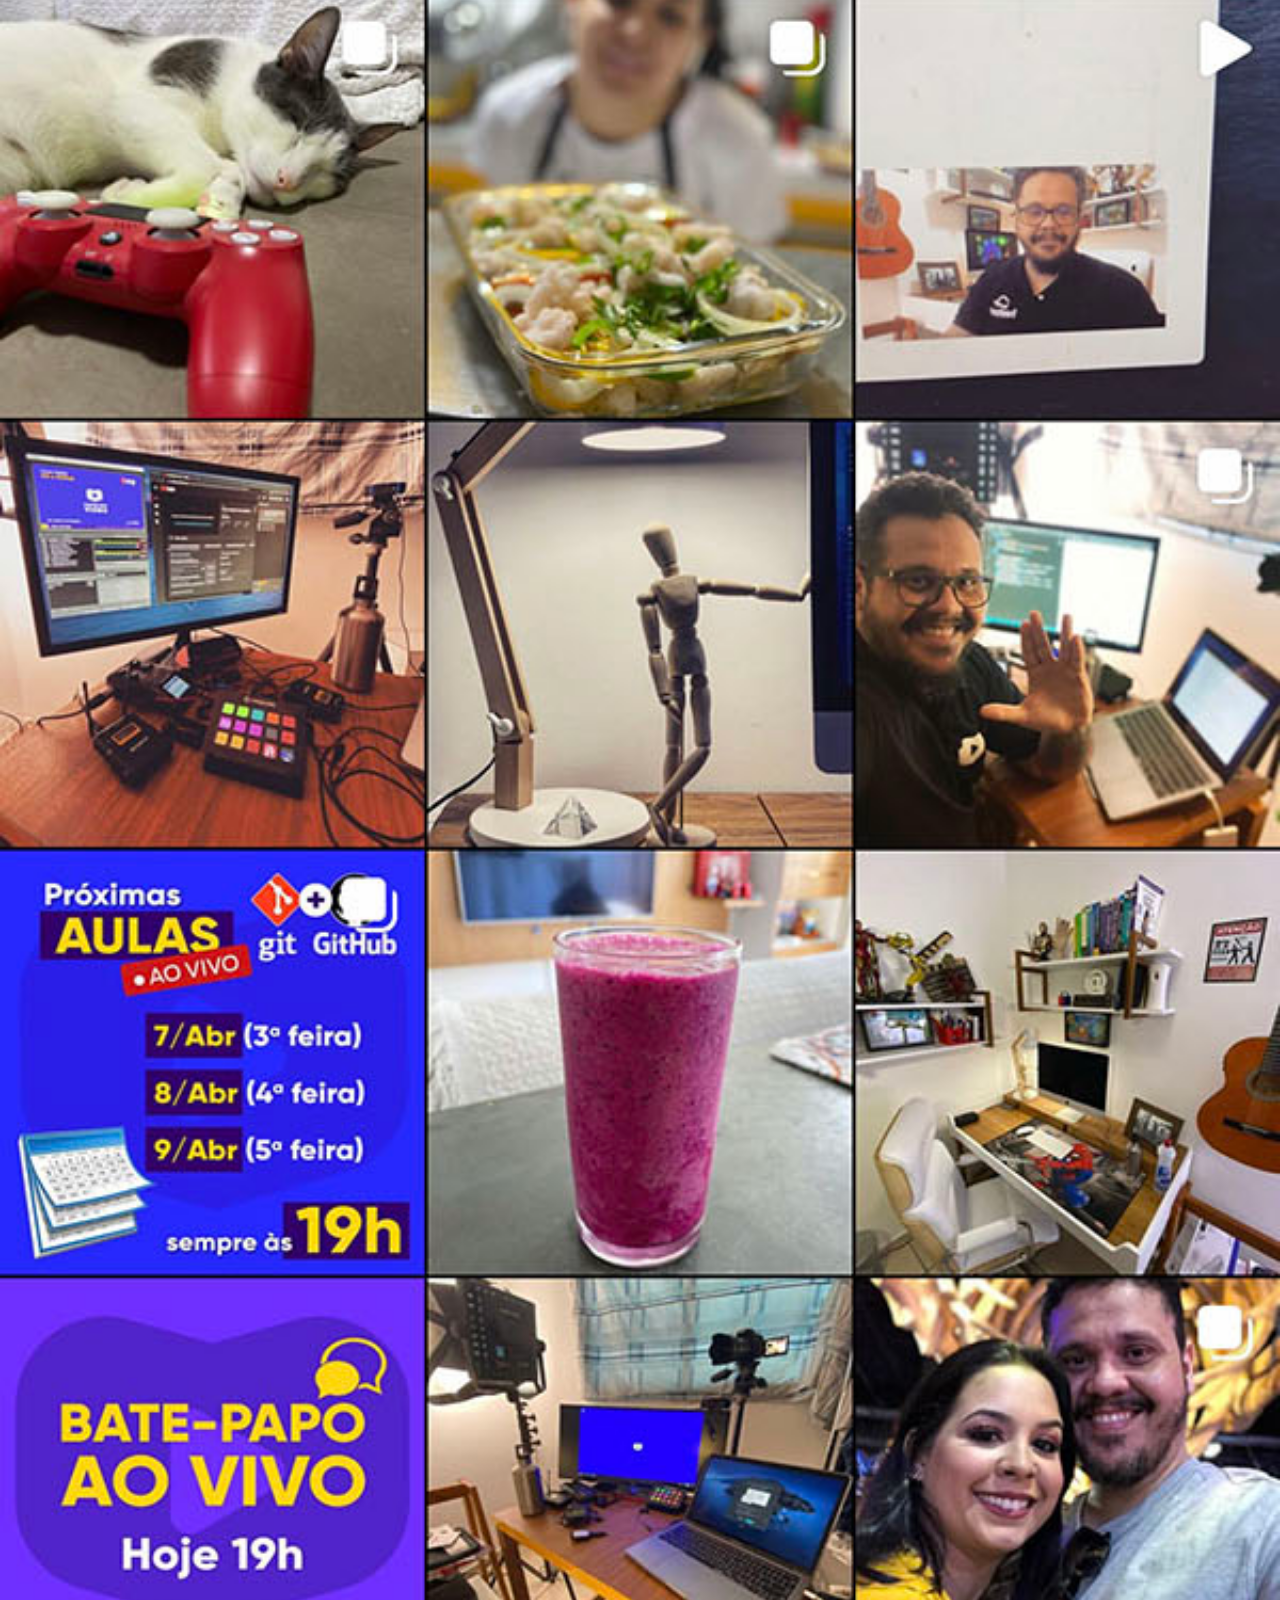
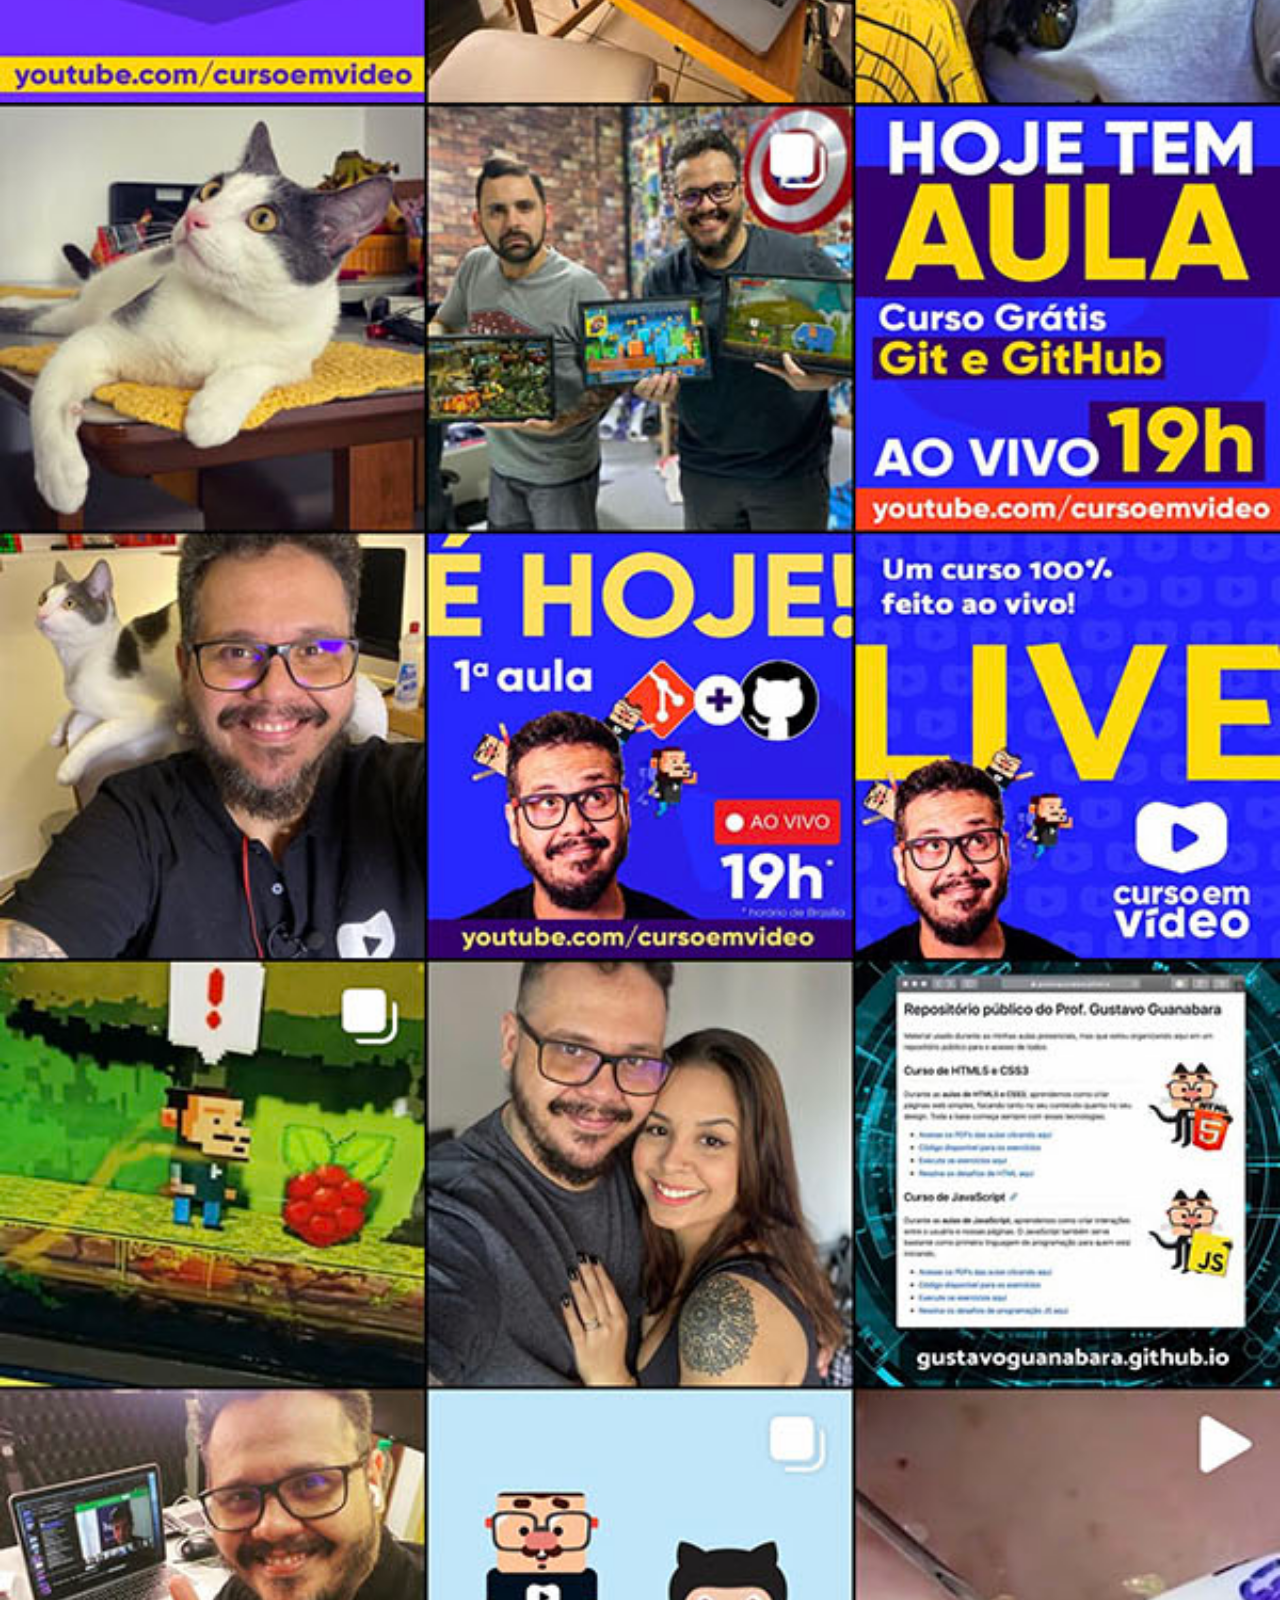
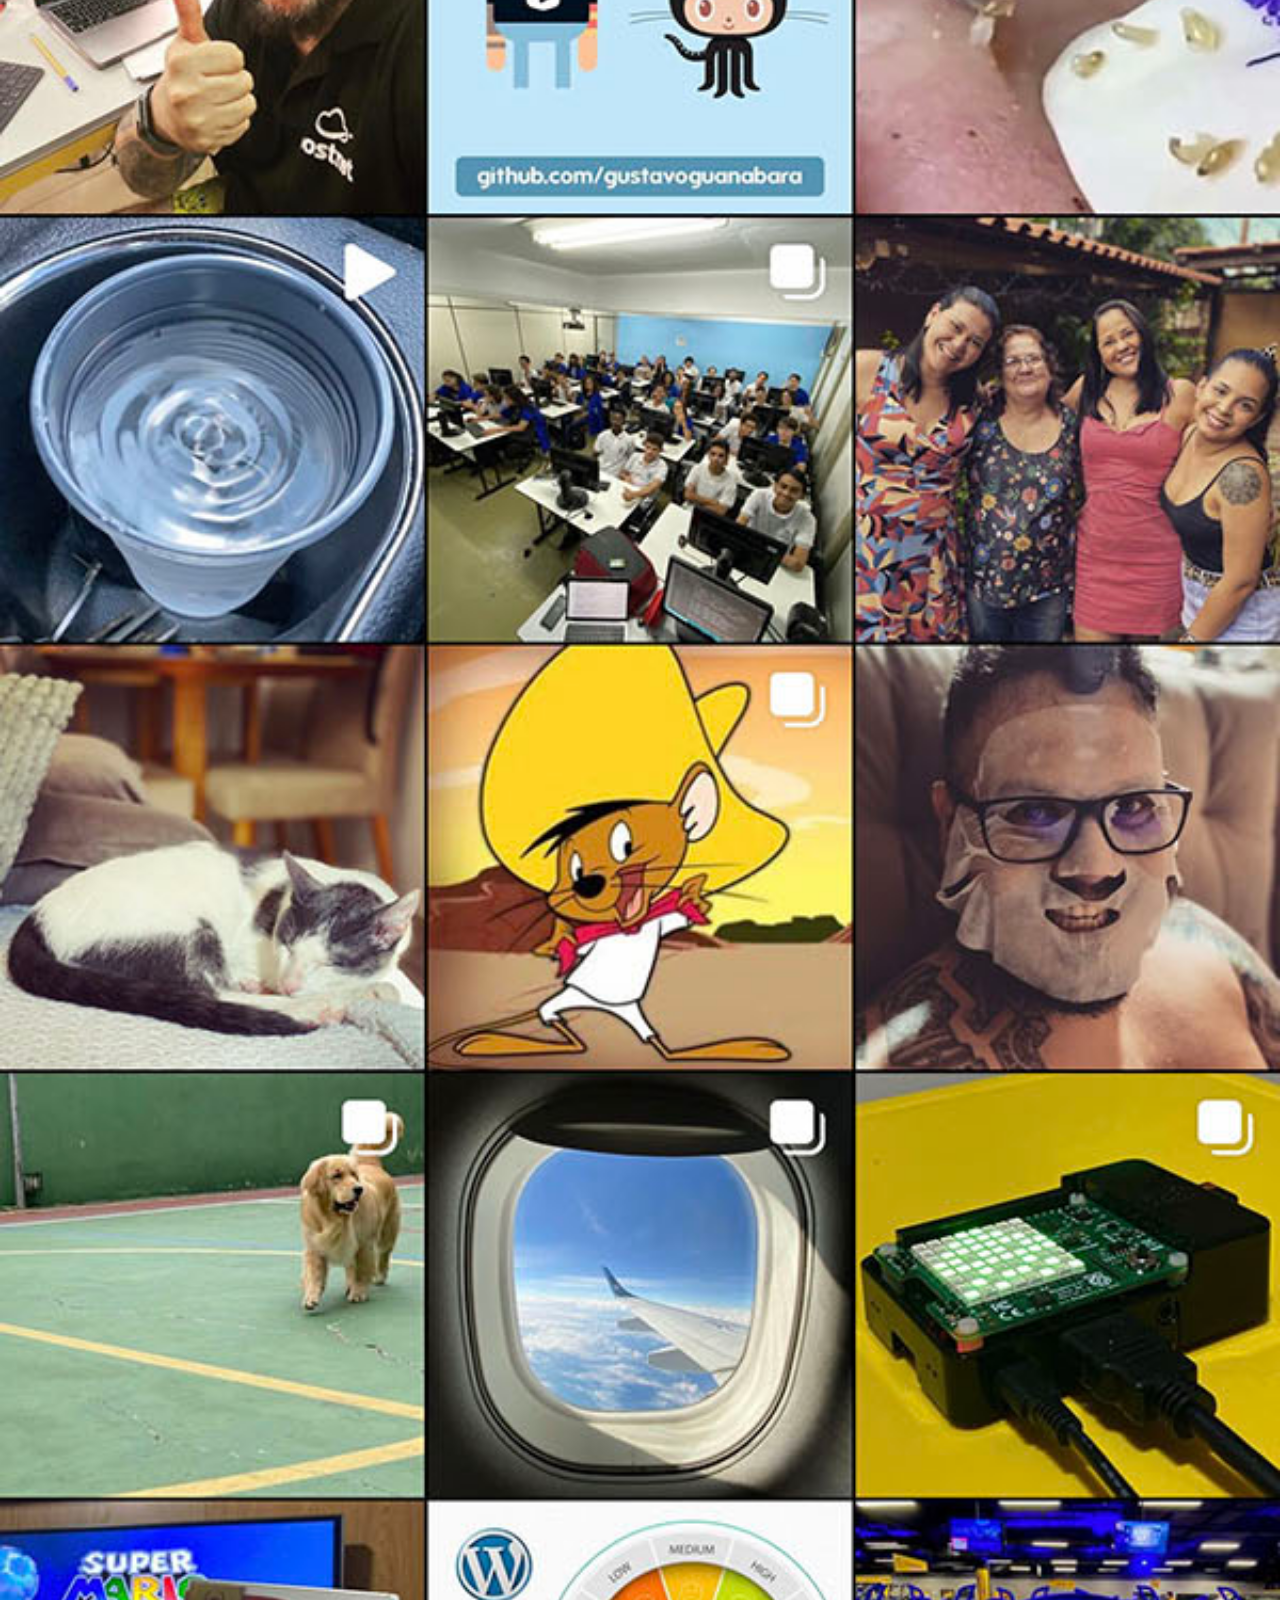
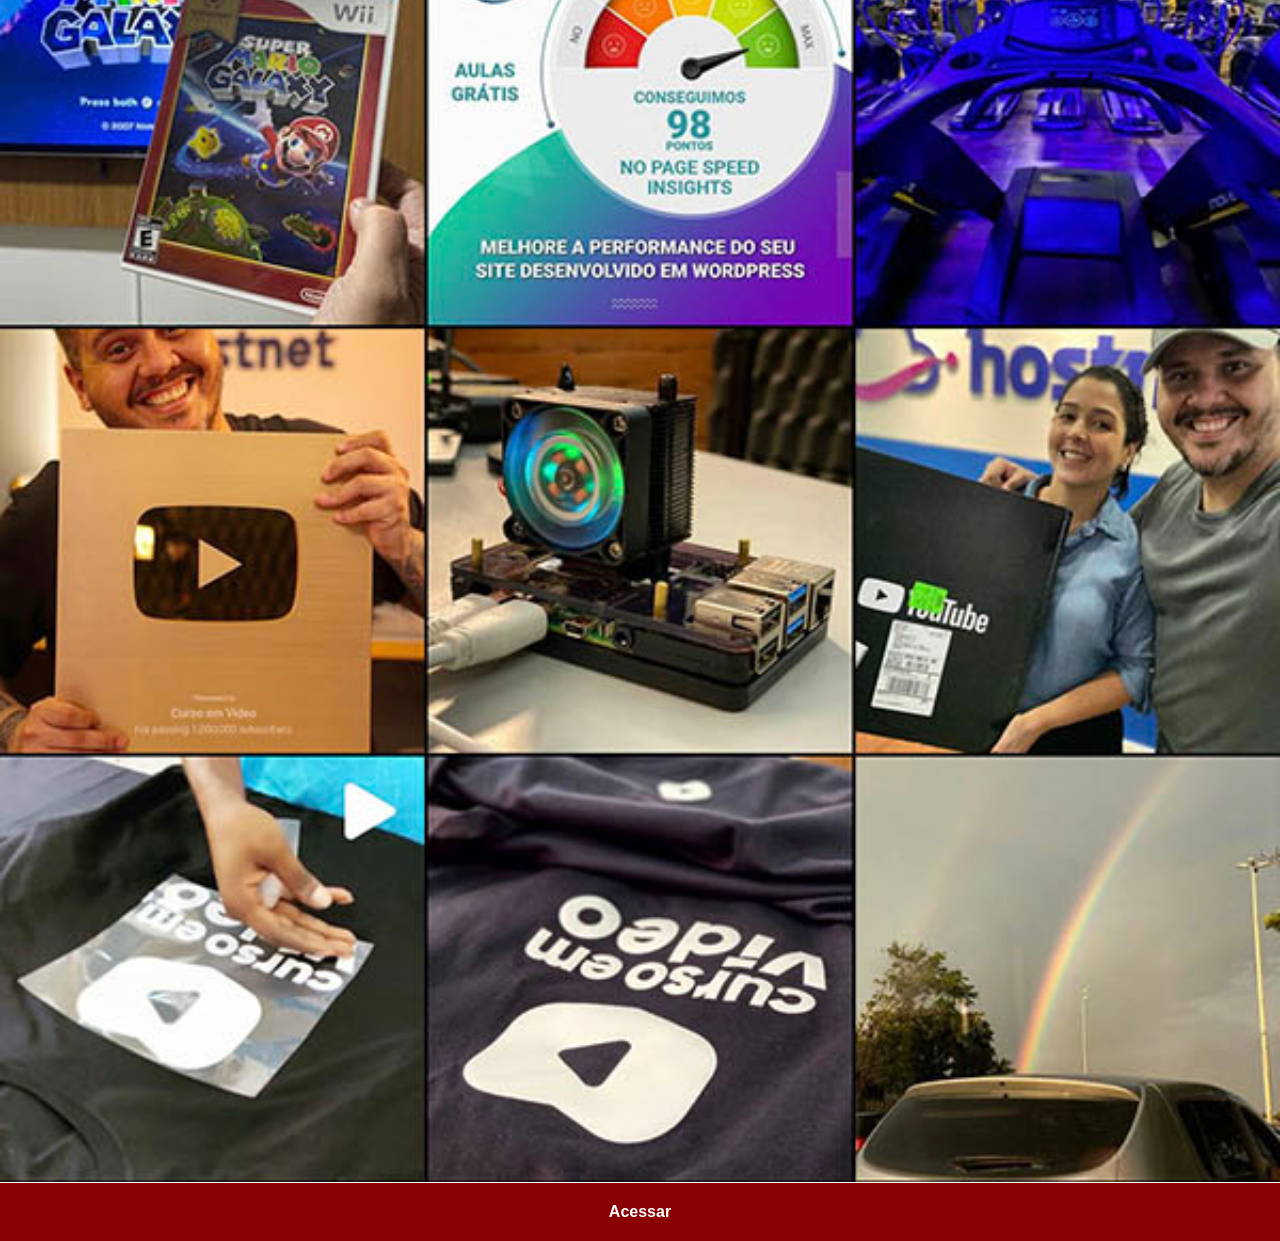
<file: instagram.html>
<!DOCTYPE html>
<html lang="pt-br">
<head>
    <meta charset="UTF-8">
    <meta name="viewport" content="width=device-width, initial-scale=1.0">
    <title>Instagram</title>
    <link rel="stylesheet" href="estilos/paginas-secundarias.css">
</head>
<body>
    <img src="imagens/tela-instagram.jpg" alt="Tela Instagram">
    <a href="https://www.instagram.com/" target="_blank">Acessar</a>
</body>
</html>
</file>
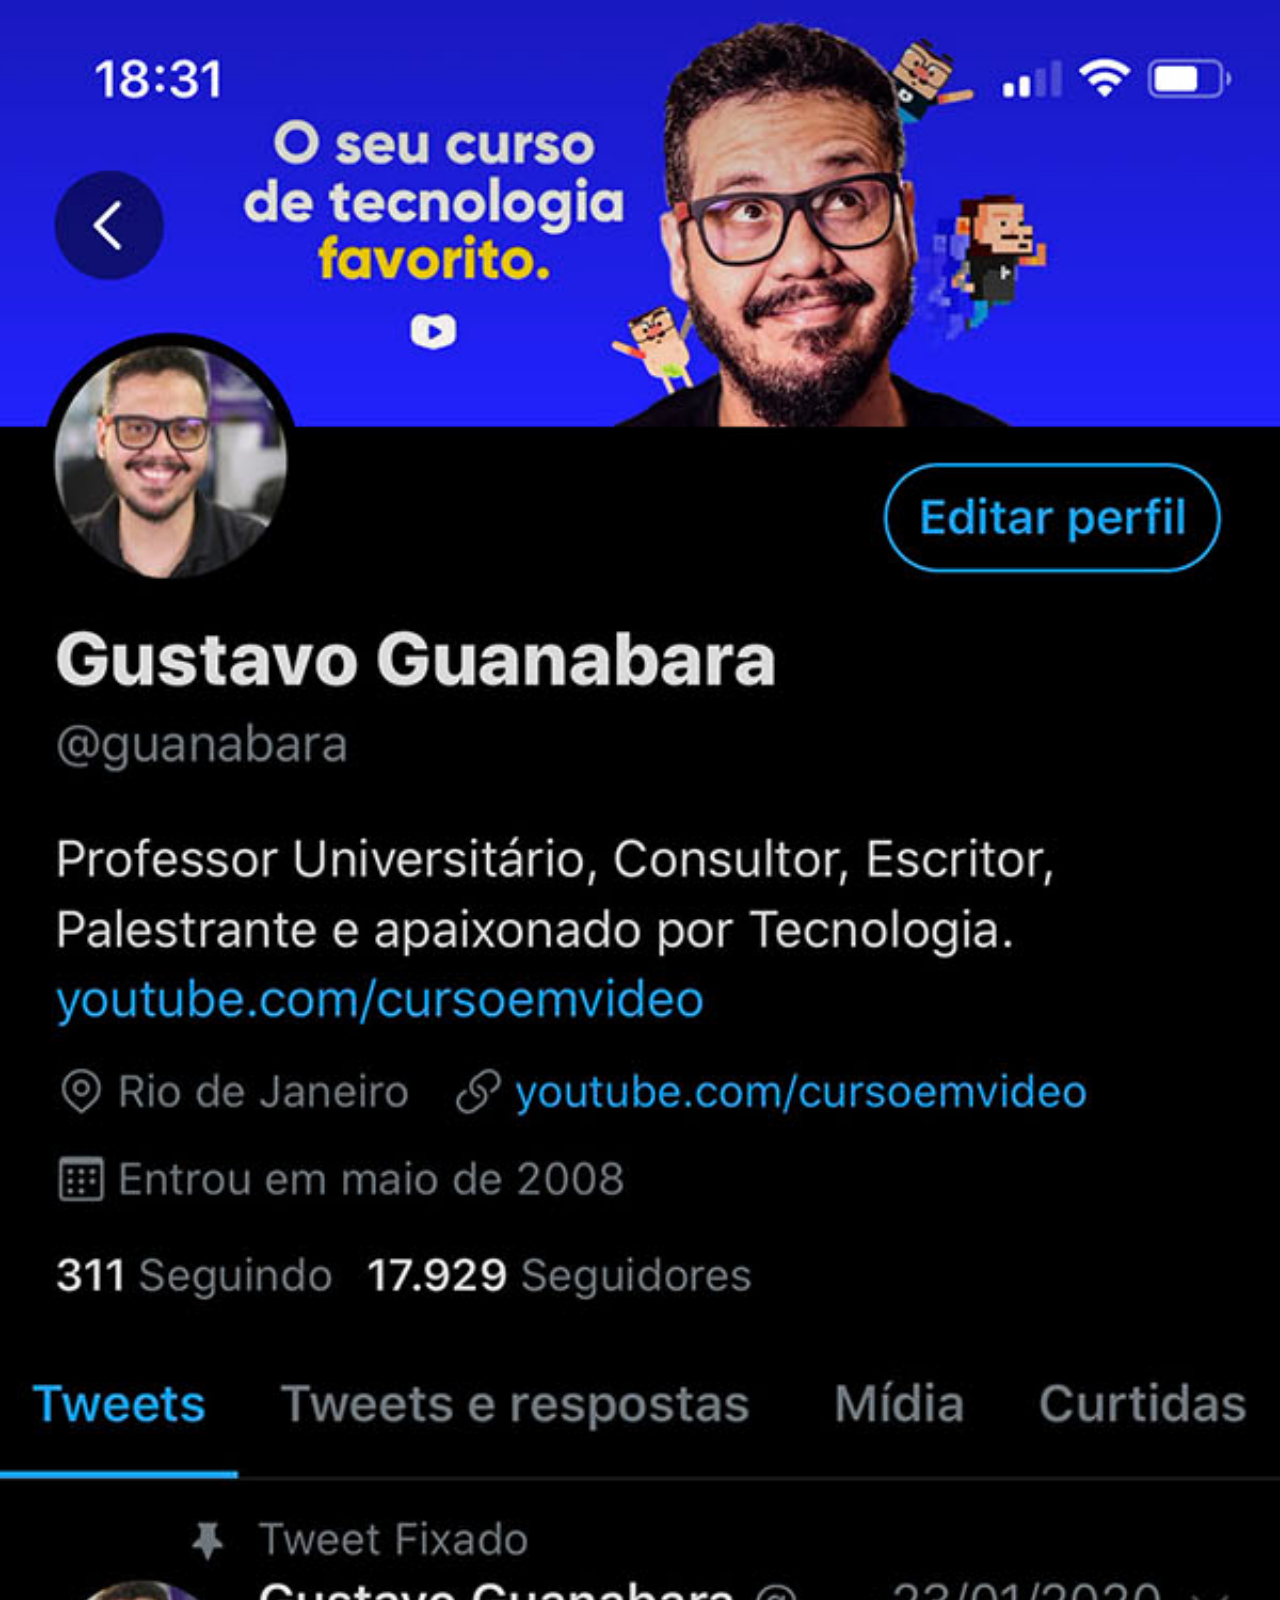
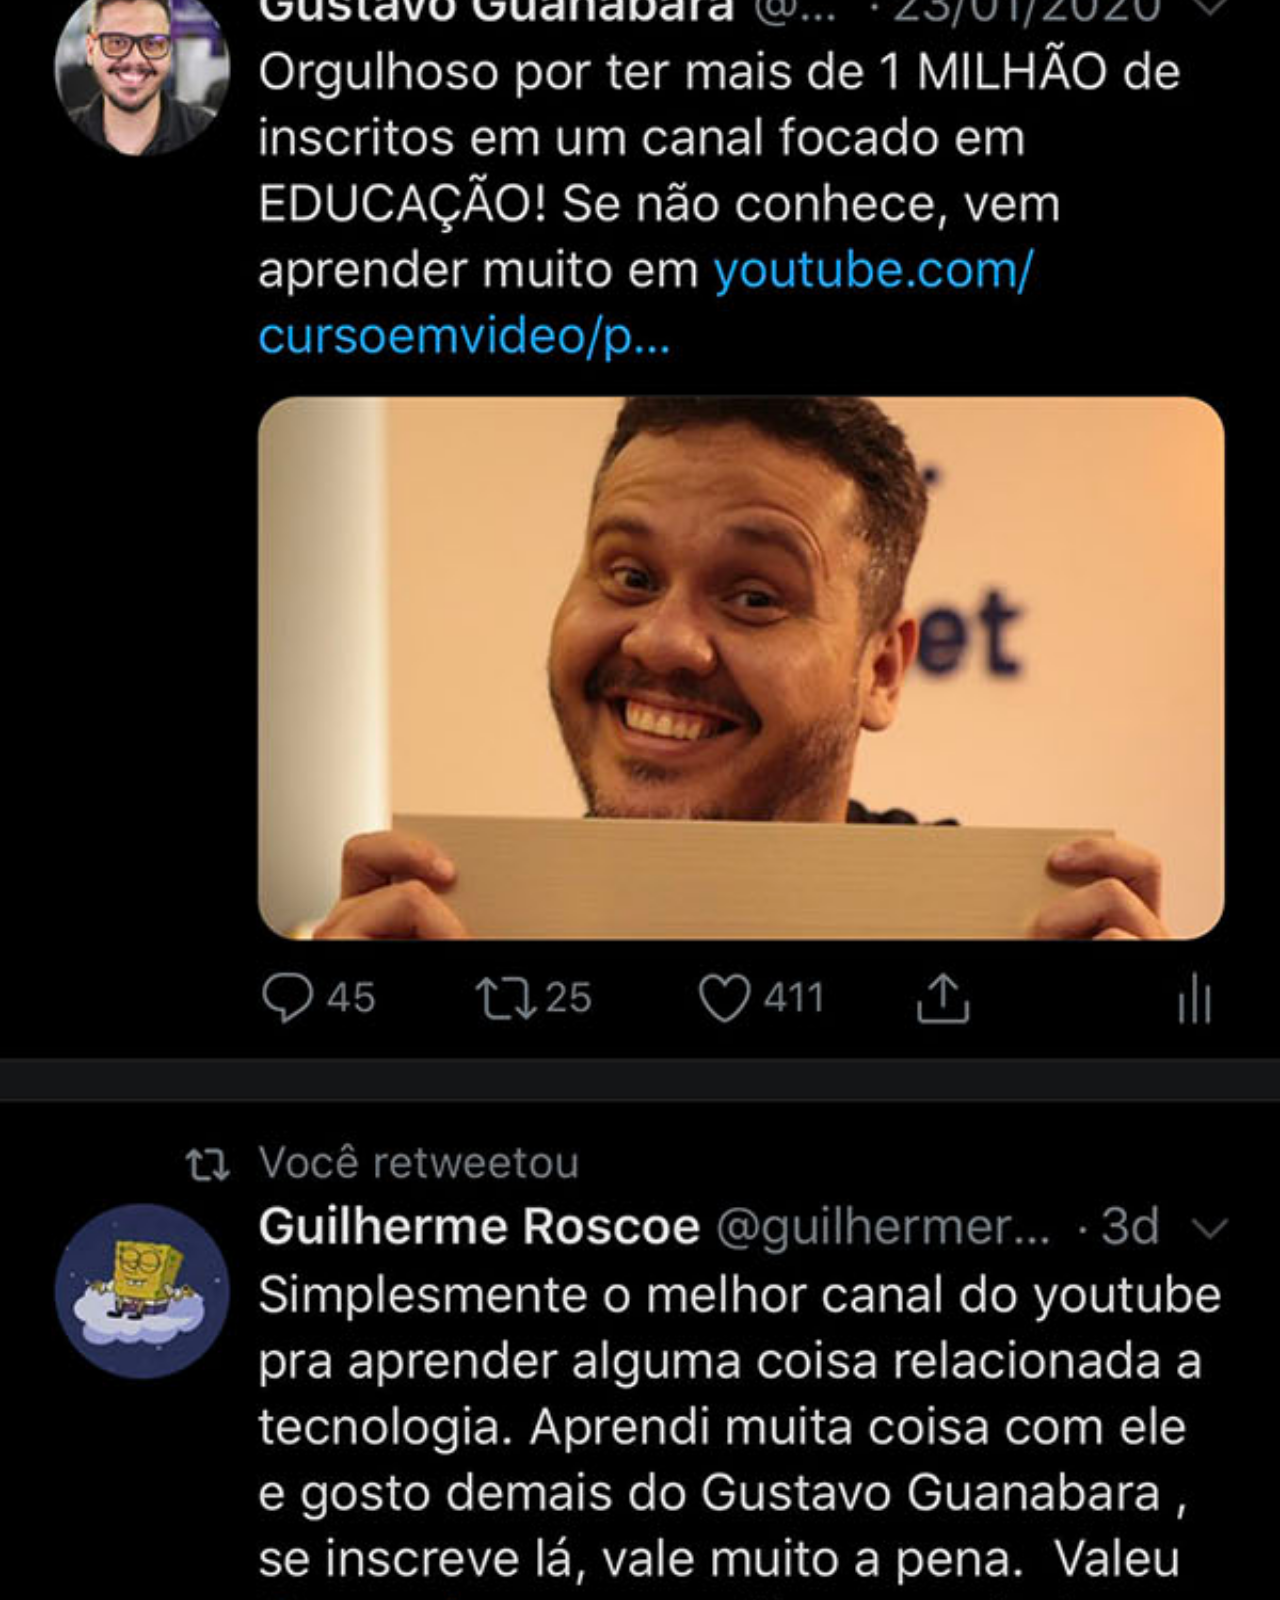
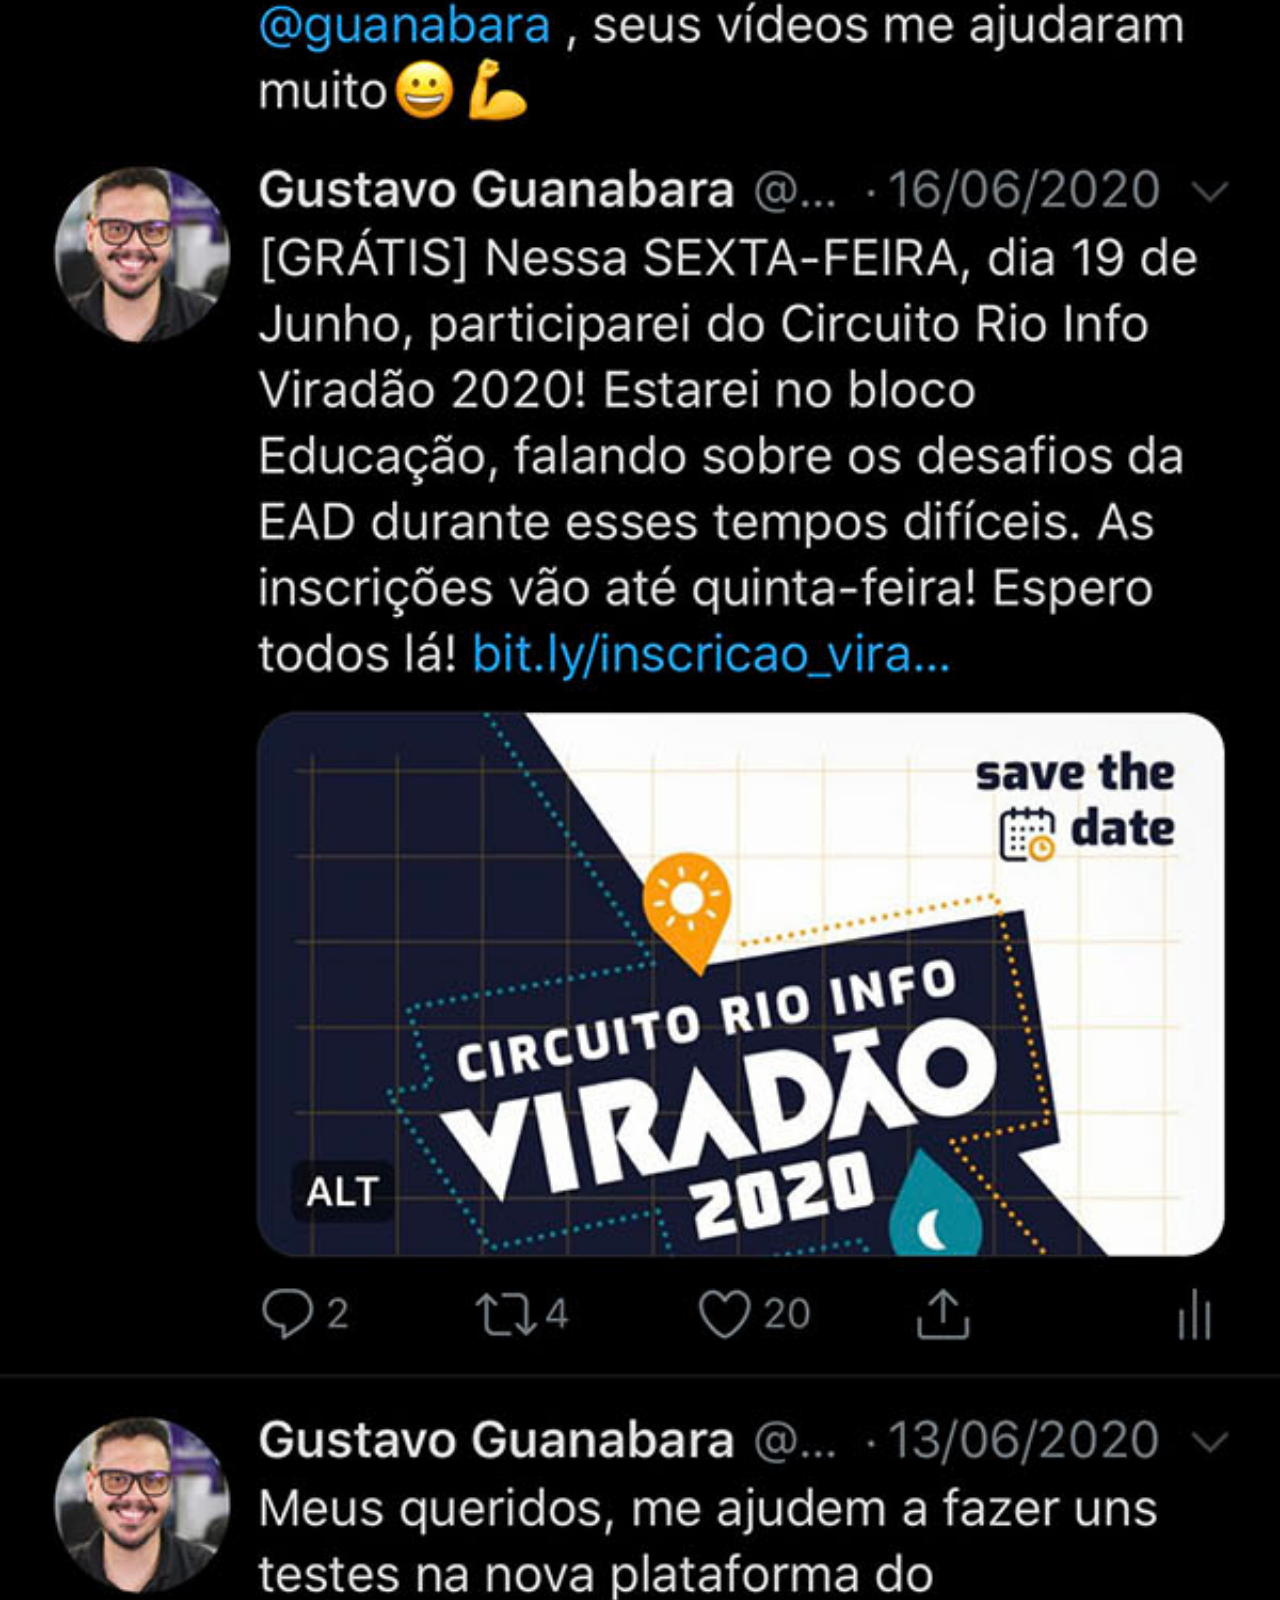
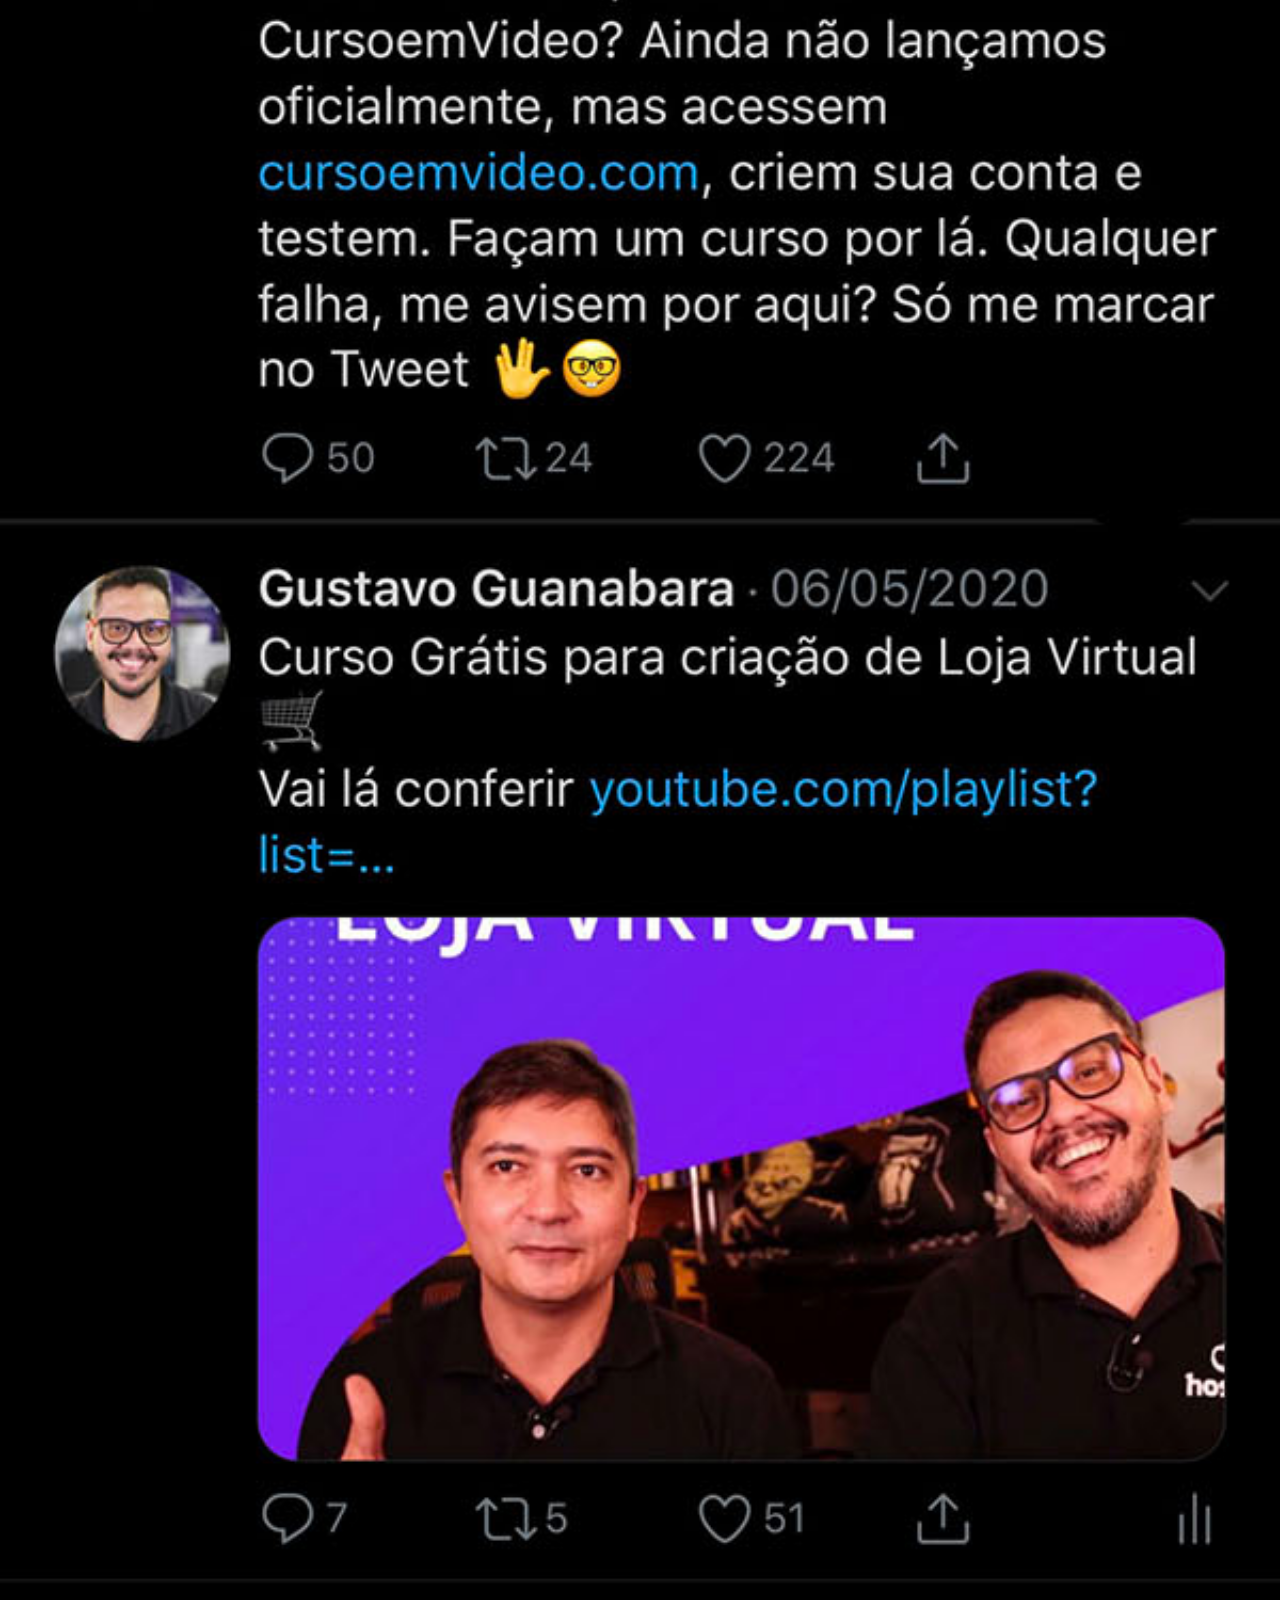
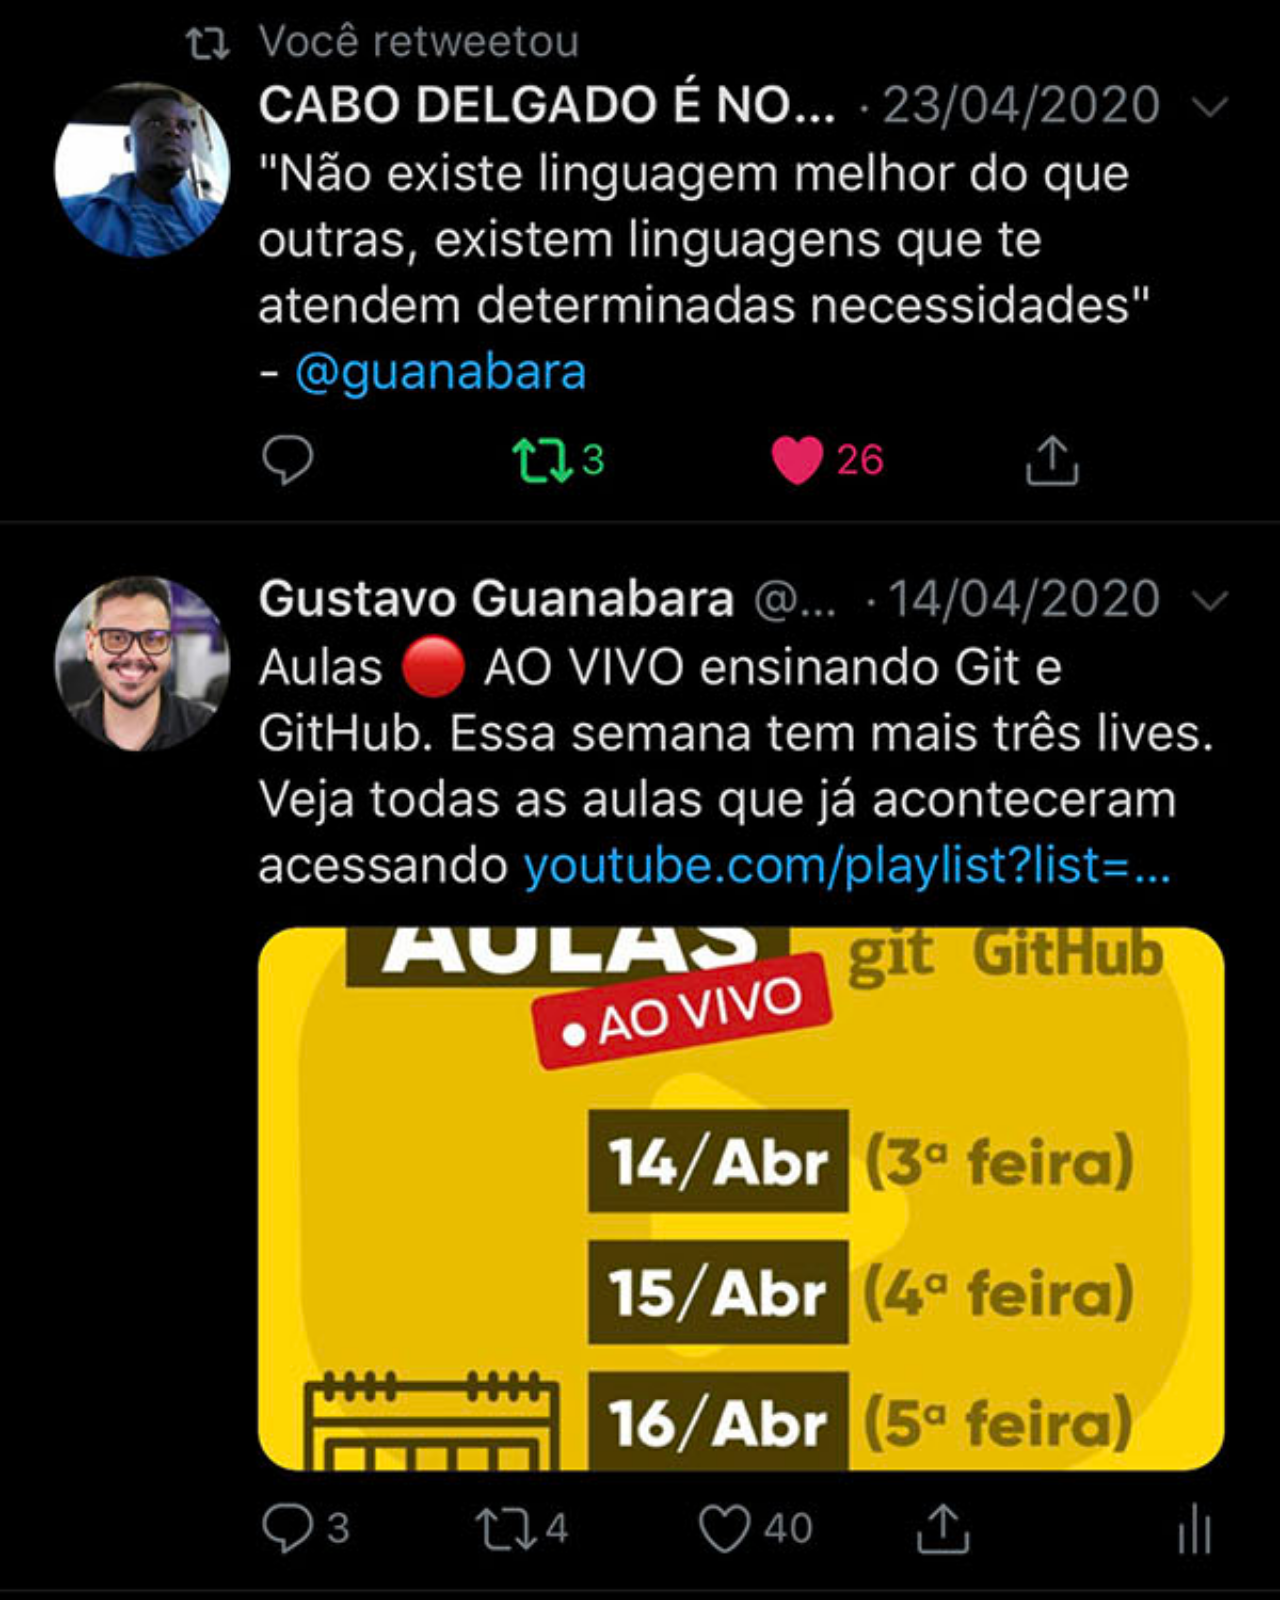
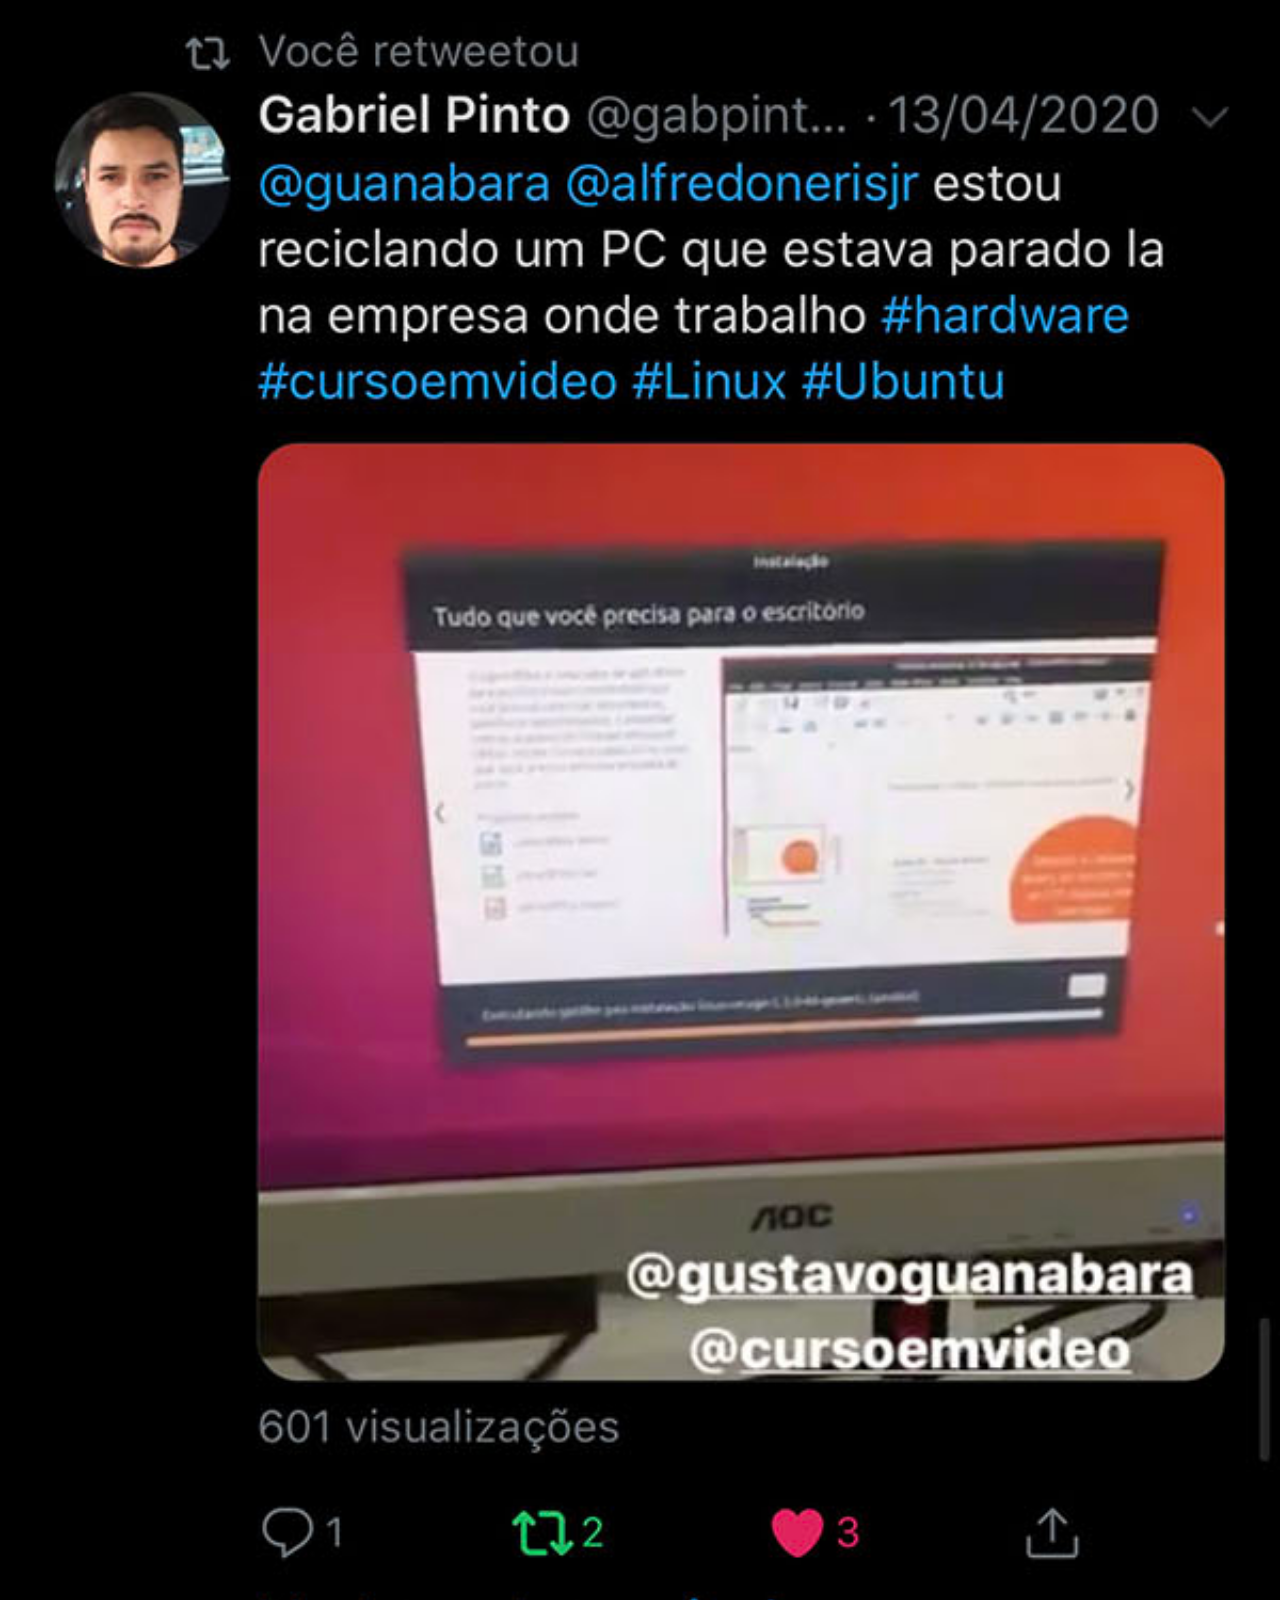
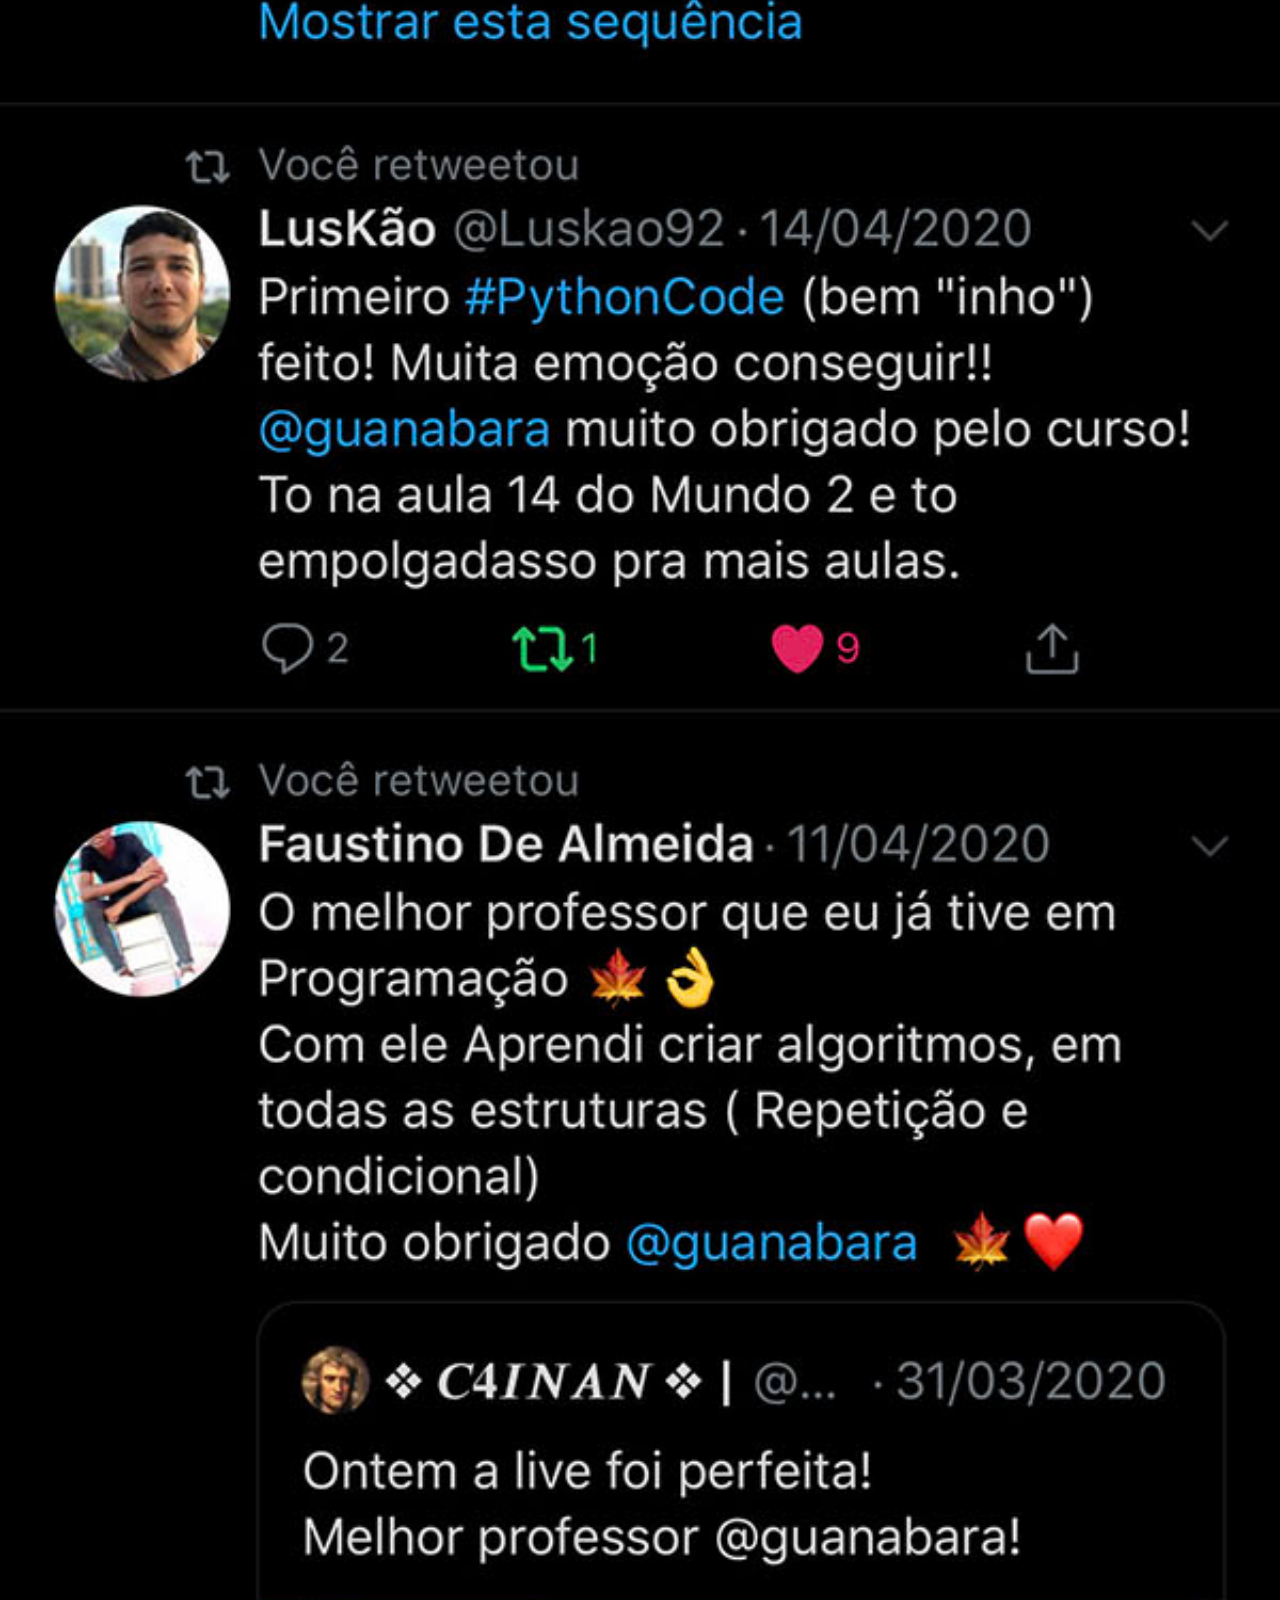
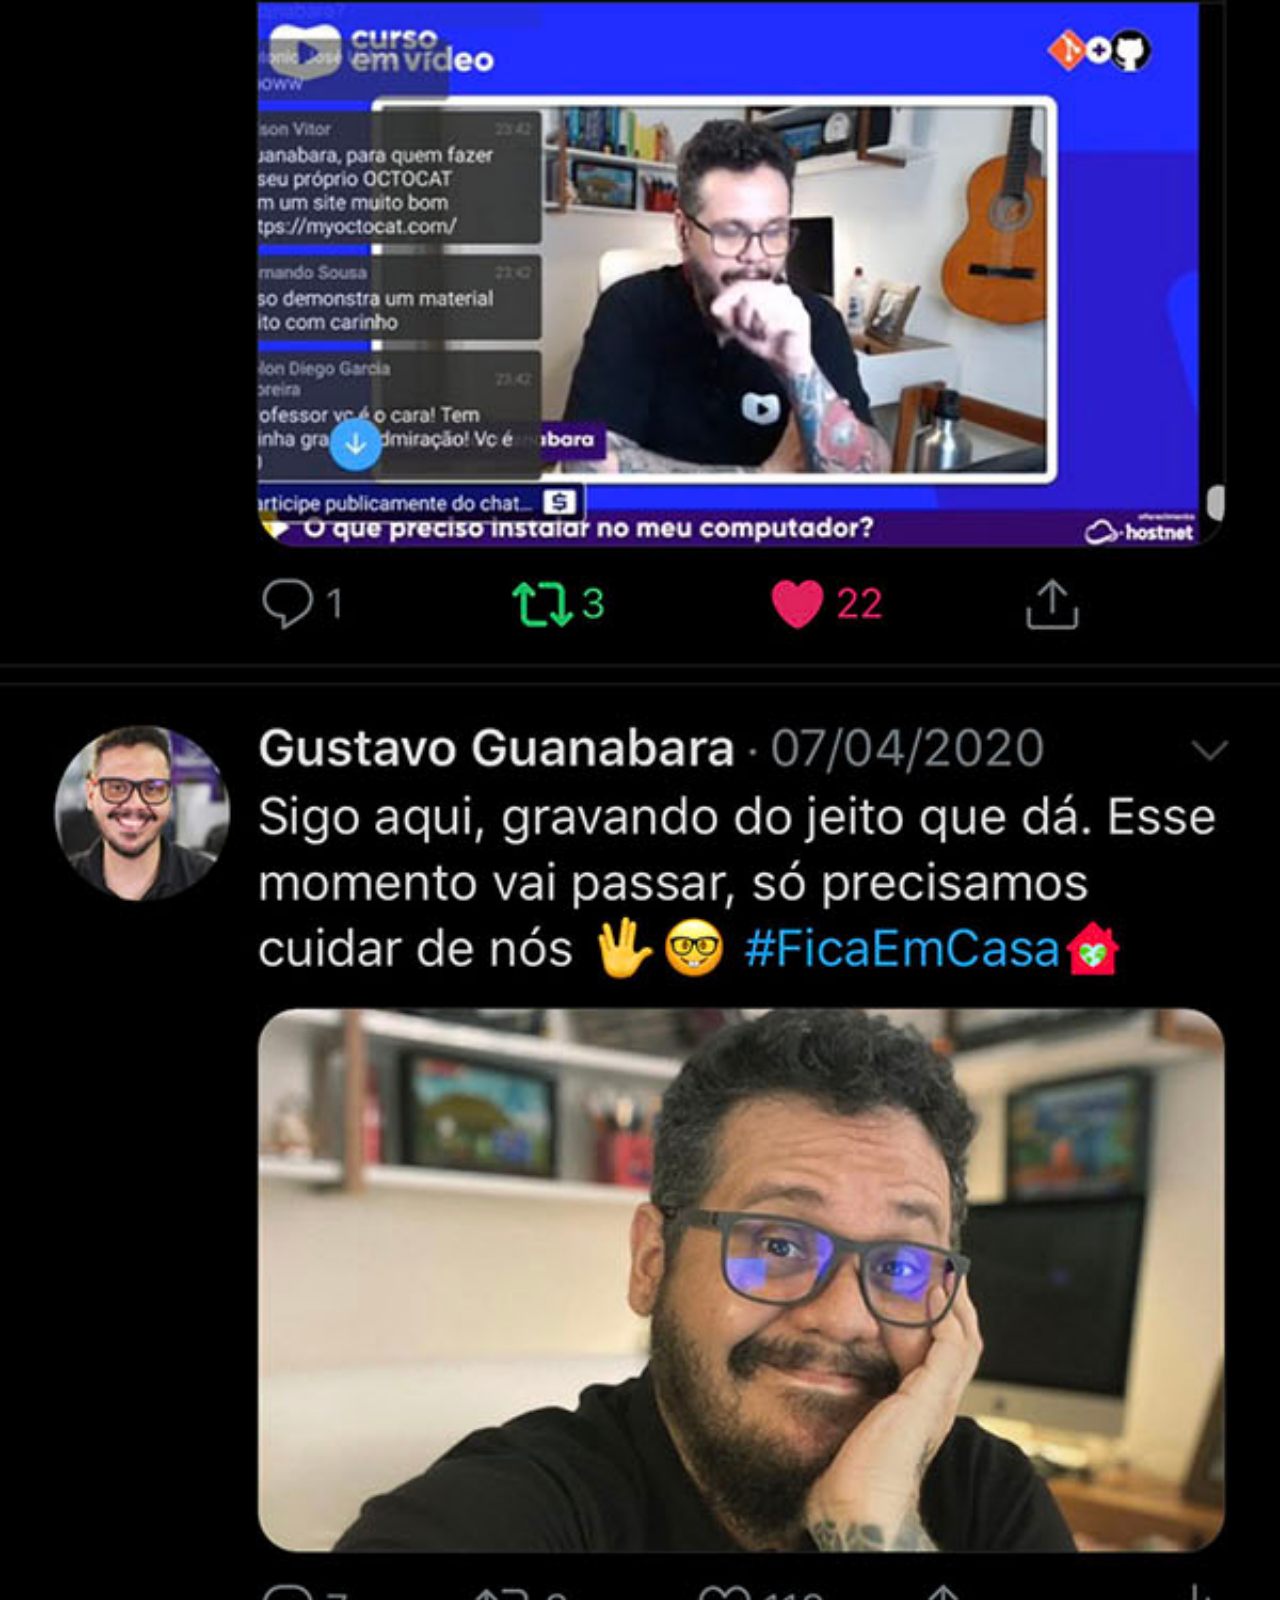
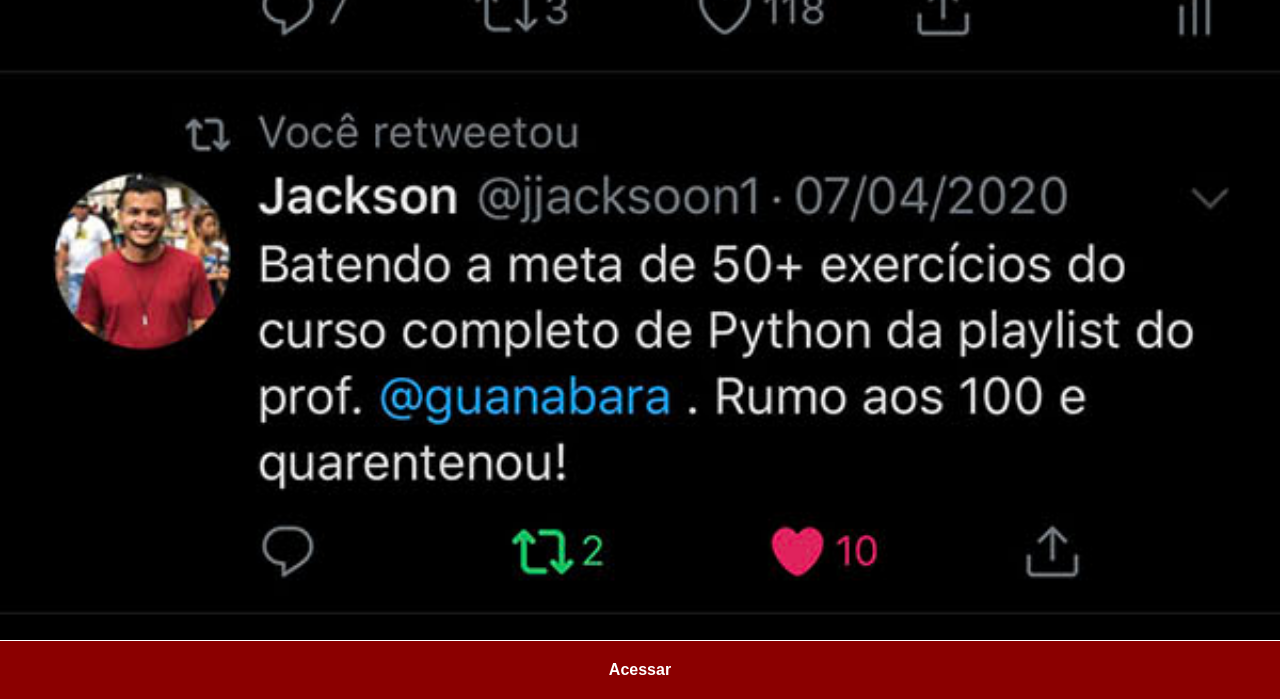
<file: twitter.html>
<!DOCTYPE html>
<html lang="pt-br">
<head>
    <meta charset="UTF-8">
    <meta name="viewport" content="width=device-width, initial-scale=1.0">
    <title>Twitter</title>
    <link rel="stylesheet" href="estilos/paginas-secundarias.css">
</head>
<body>
    <img src="imagens/tela-twitter.jpg" alt="Tela Twitter">
    <a href="https://x.com/" target="_blank">Acessar</a>
</body>
</html>
</file>
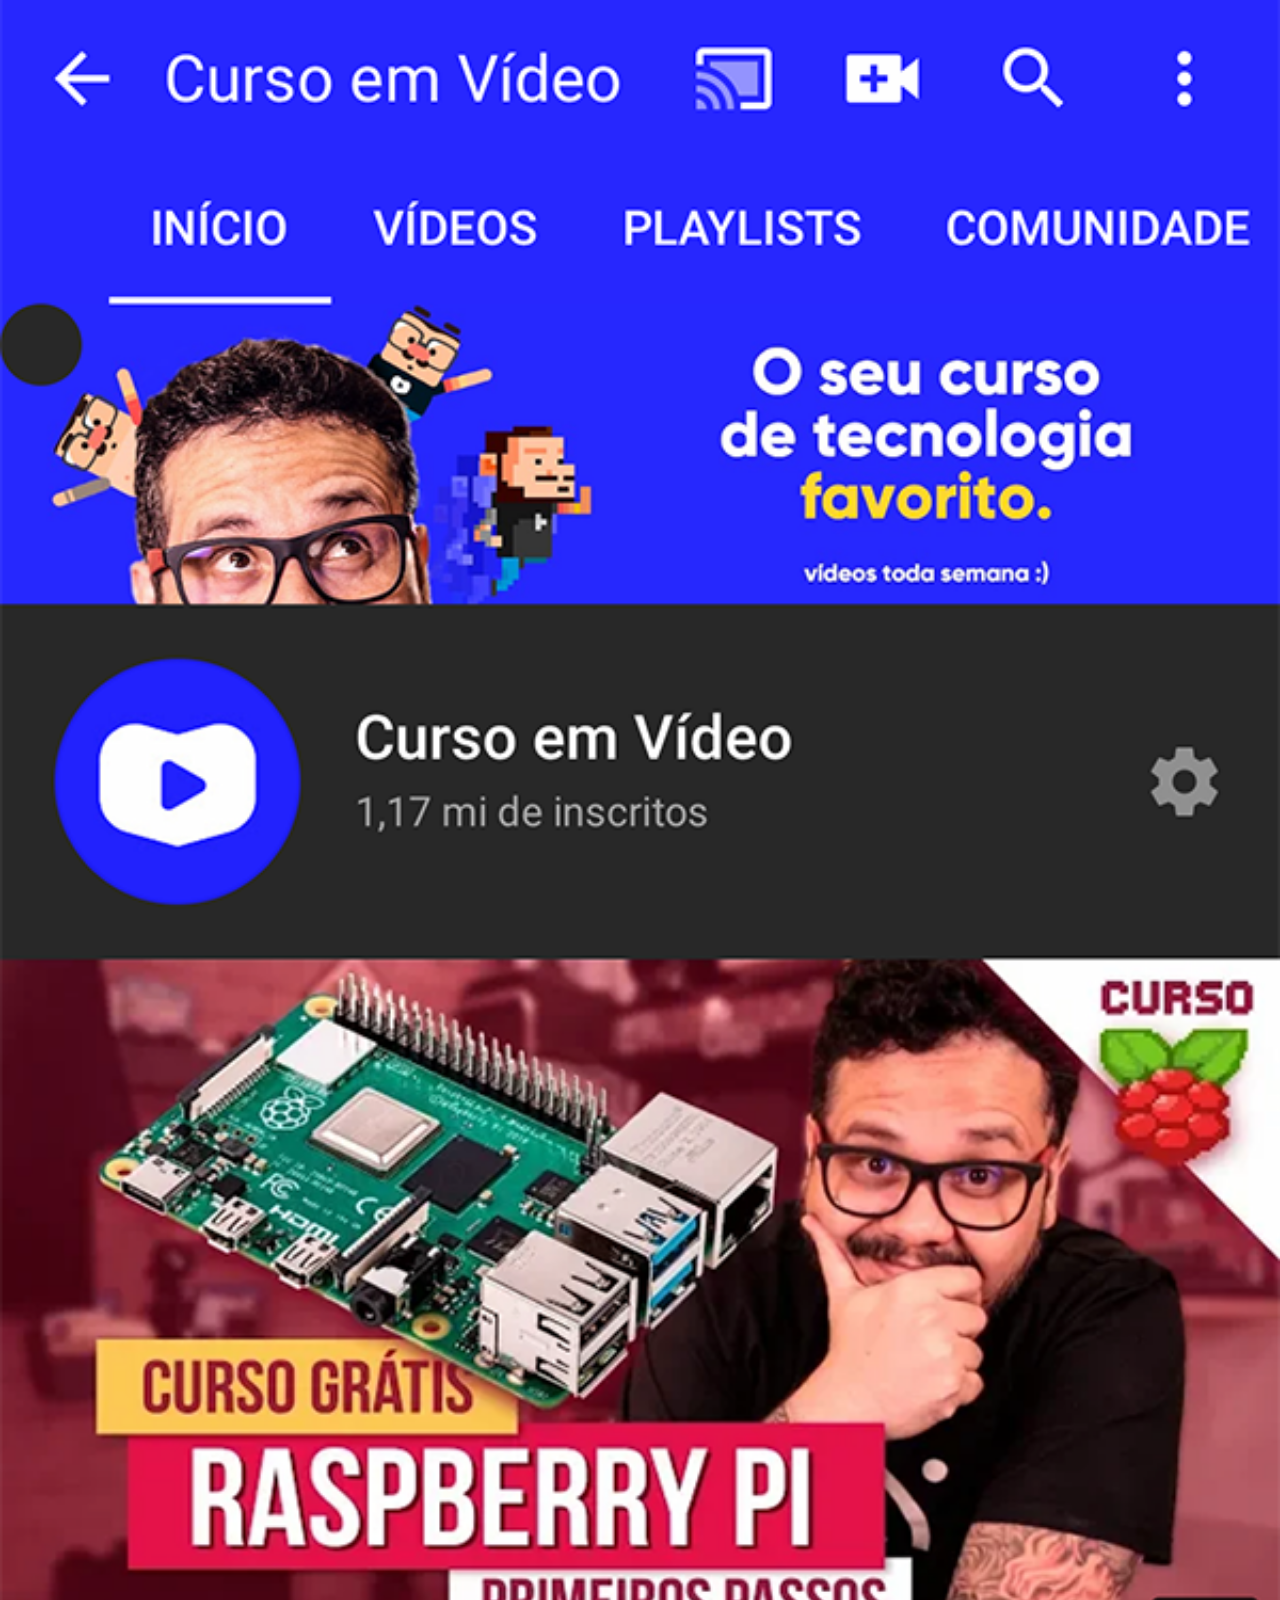
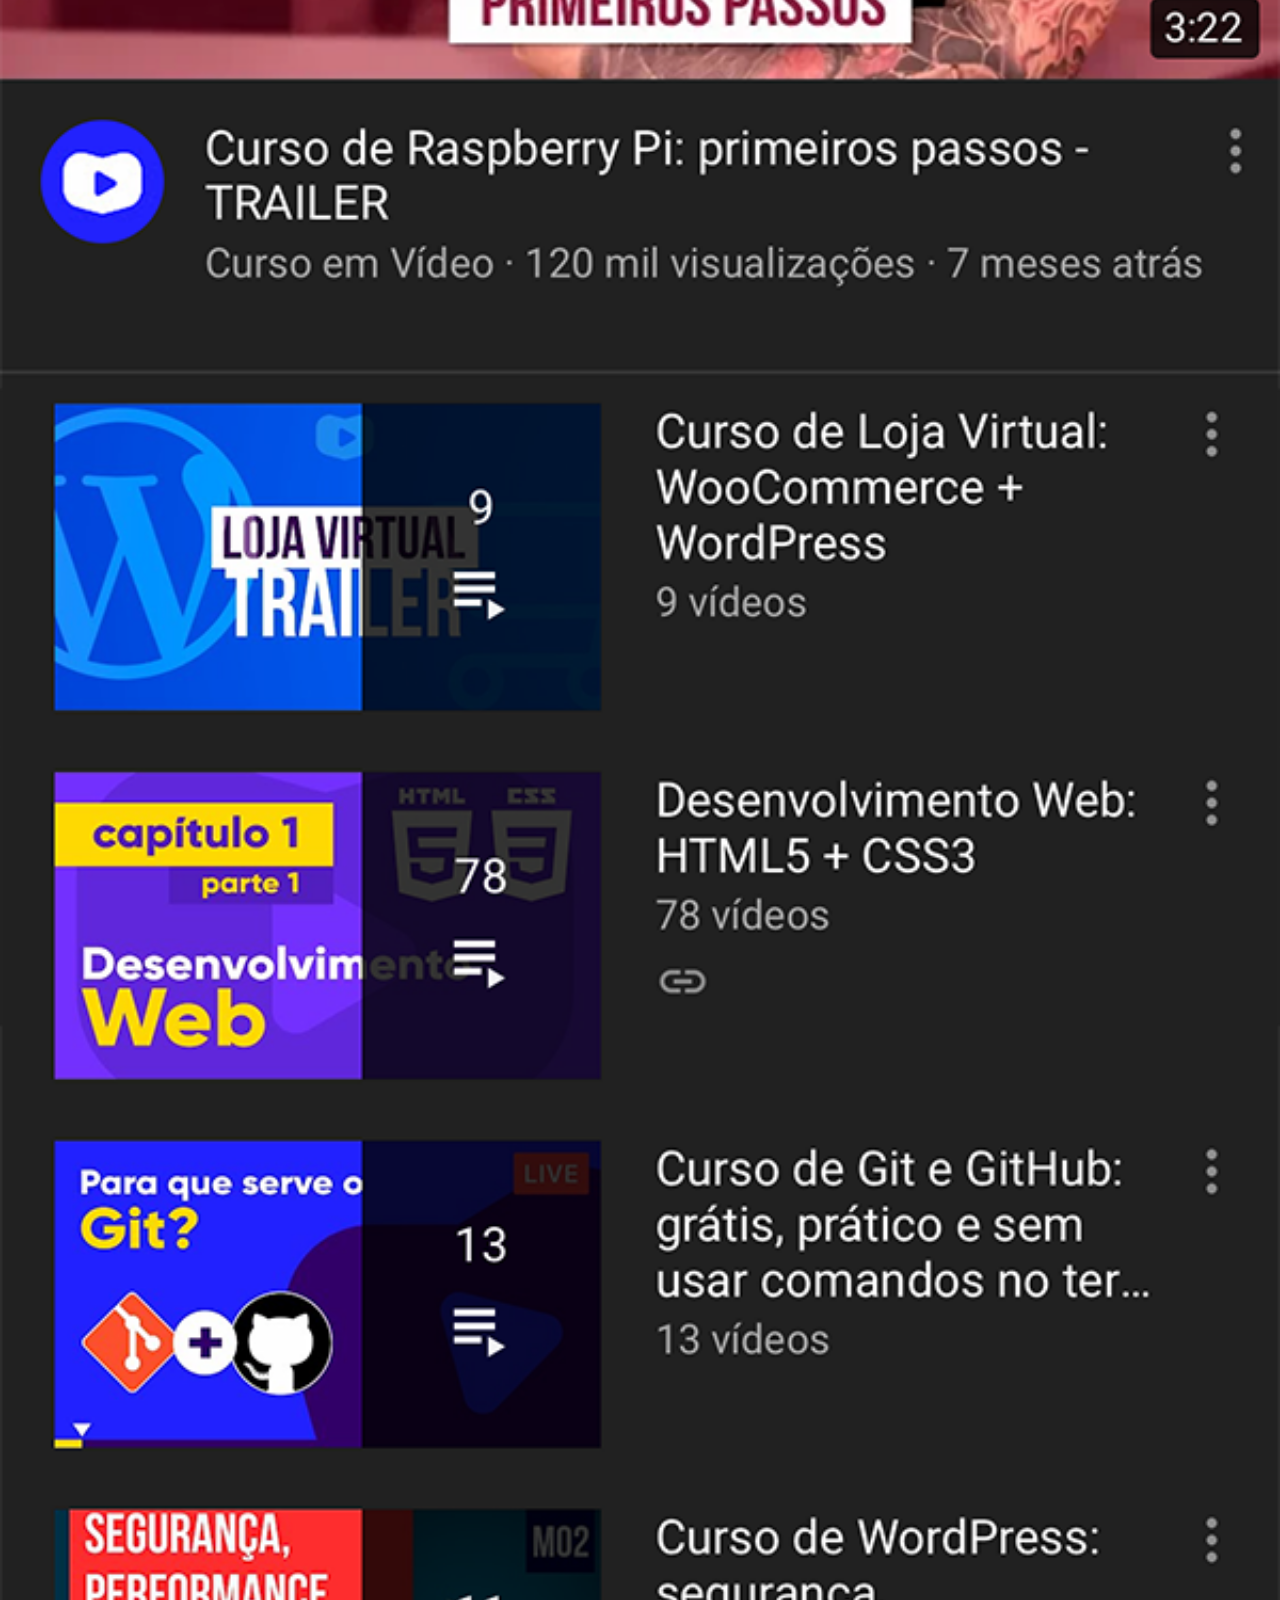
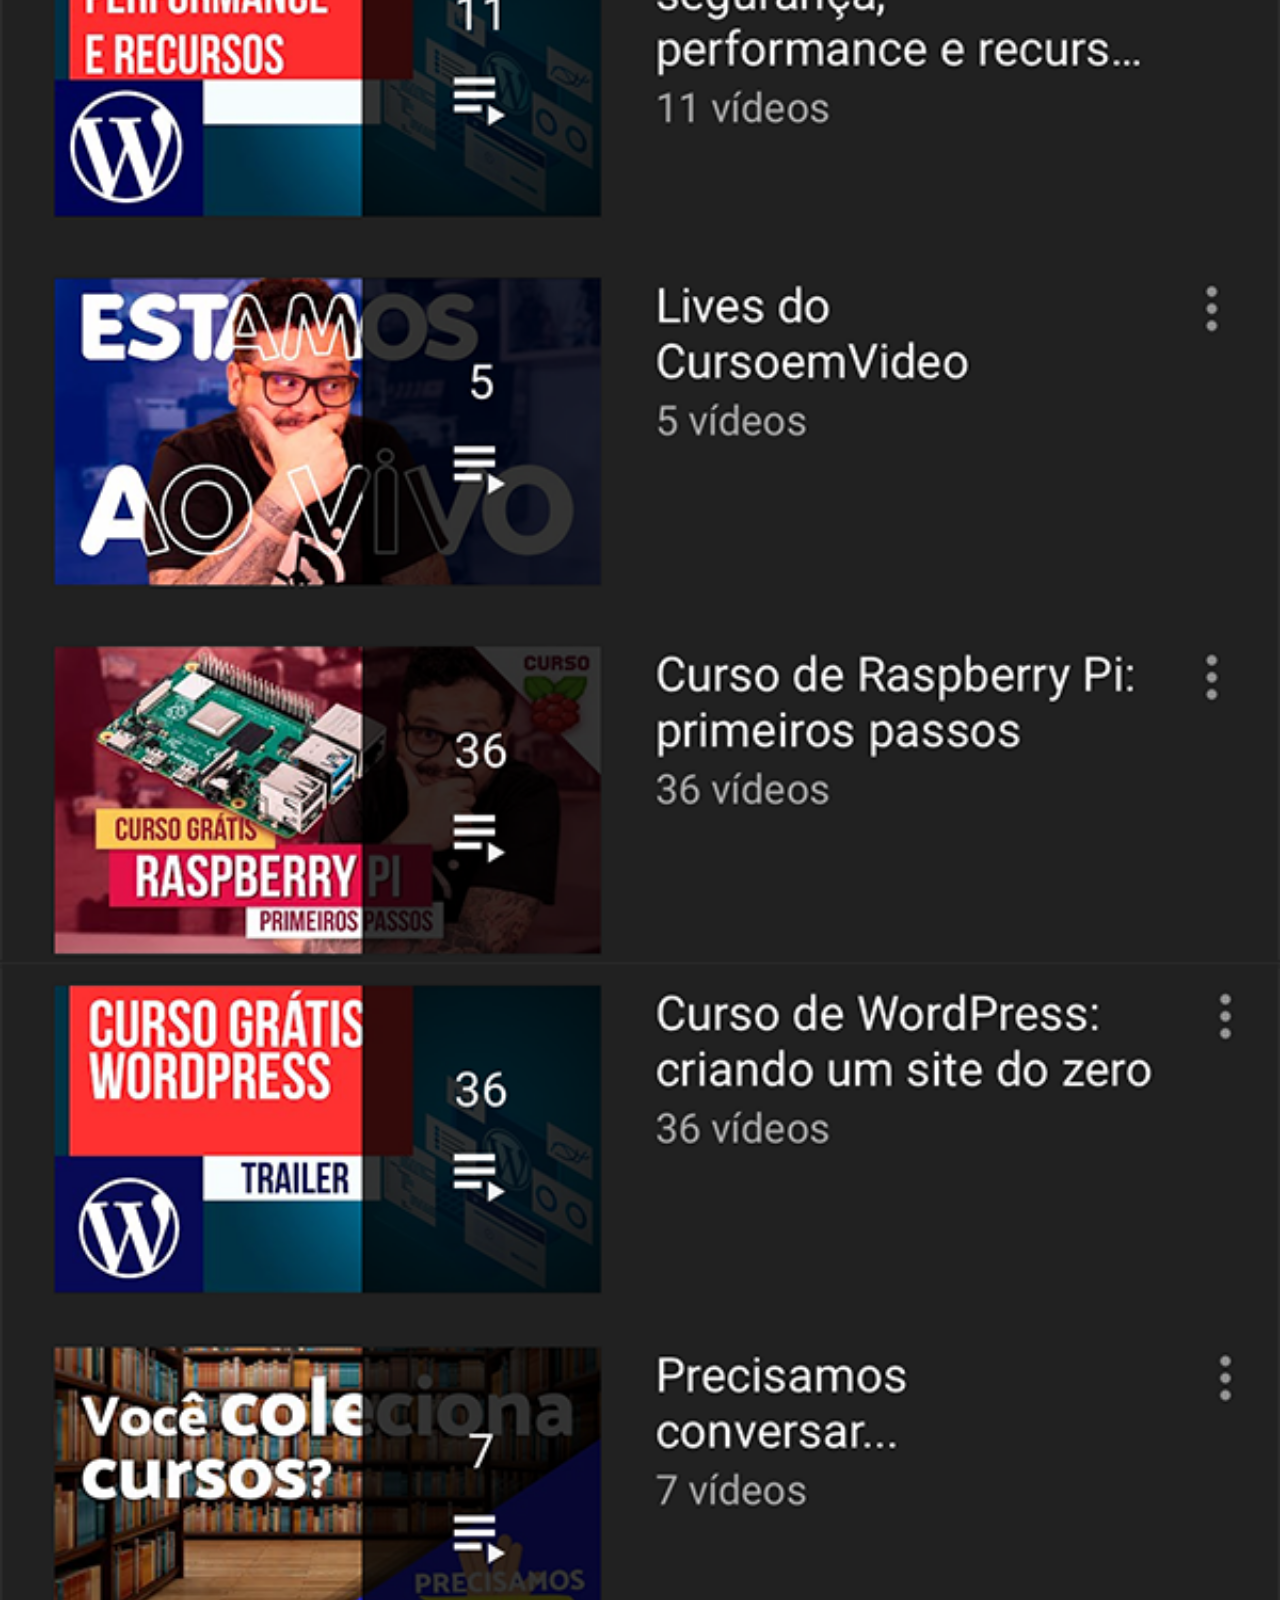
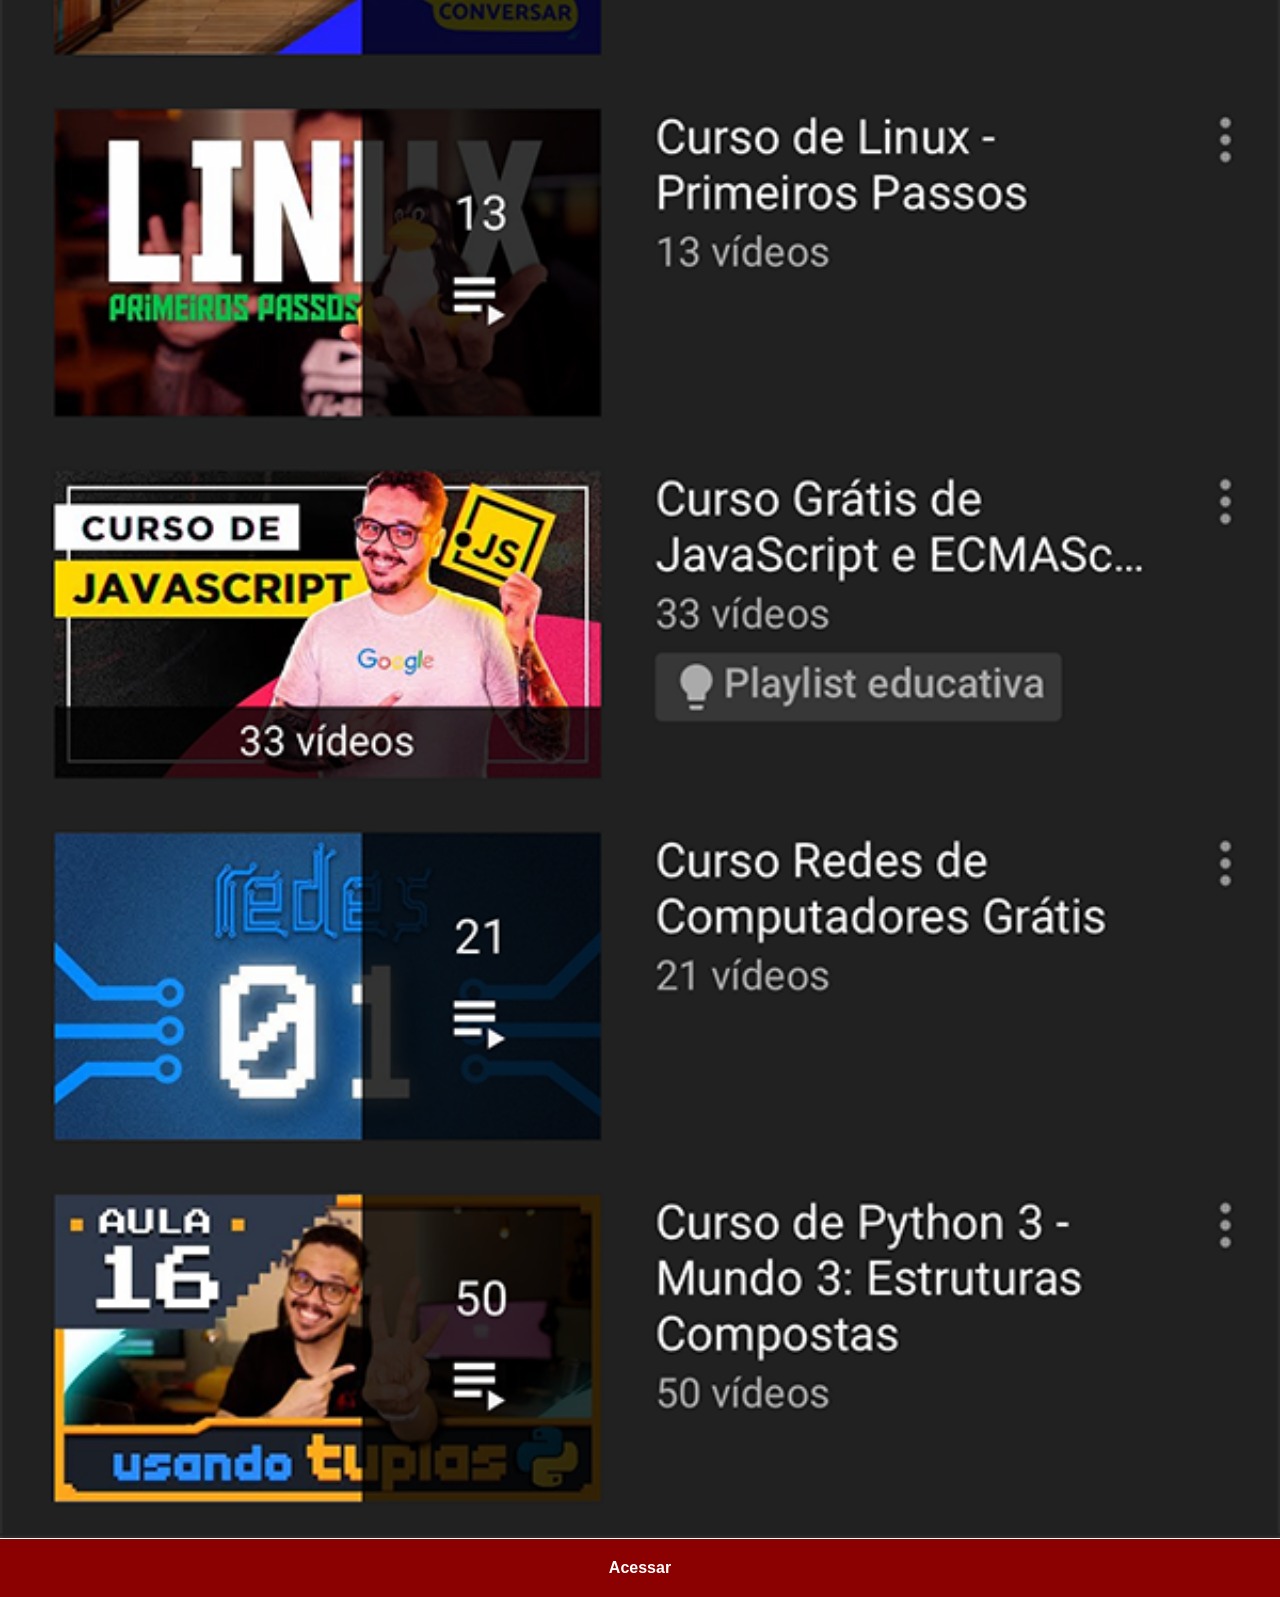
<file: youtube.html>
<!DOCTYPE html>
<html lang="pt-br">
<head>
    <meta charset="UTF-8">
    <meta name="viewport" content="width=device-width, initial-scale=1.0">
    <title>Youtube</title>
    <link rel="stylesheet" href="estilos/paginas-secundarias.css">
</head>
<body>
    <img src="imagens/tela-youtube.png" alt="Tela Youtube">
    <a href="https://www.youtube.com.br" target="_blank">Acessar</a>
</body>
</html>
</file>
<file: estilos/style.css>
@charset "UTF-8";

* {
    margin: 0px;
    padding: 0px;
    font-family: Arial, Helvetica, sans-serif;
}

html, body {
    height: 100vh;
    width: 100vw;
}

body {
    background: url('../imagens/fundo-madeira.jpg') no-repeat top center;
    background-size: cover;
    background-attachment: fixed;
}

main {
    height: 100vh;
    position: relative;
}

section#telefone {
    height: 627px;
    width: 311px;

    position: absolute;
    top: 50%;
    left: 50%;
    transform: translate(-50%, -50%);

    background: url('../imagens/frame-iphone.png') no-repeat;
}

iframe#tela {
    position: relative;
    top: 80px;
    left: 22px;
    width: 267px;
    height: 472px;
}

section#redes-sociais {
    text-align: right;
}

section#redes-sociais img {
    width: 50px;
    border-radius: 50%;
    margin: 10px;
    box-shadow: 2px 2px 5px rgba(0, 0, 0, 0.500);
    box-sizing: border-box;
}

section#redes-sociais img:hover{
    border: 2px solid rgba(255, 255, 255, 0.700);
    transform: translate(-3px, -3px);
    box-shadow: 5px 5px 10px rgba(0, 0, 0, 0.500);
    transition: transform .5s, border .5s;
}

a {
    color: rgba(255, 255, 255, 0);
}
</file>
<file: estilos/paginas-secundarias.css>
@charset "UTF-8";

*{
    margin: 0px;
    padding: 0px;
    font-family: Arial, Helvetica, sans-serif;
}

::-webkit-scrollbar {
    width: 0px;
    height: 0px;
}

img {
    width: 100vw;
    margin-bottom: -3px;
}

a {
    display: block;
    background-color: darkred;
    color: white;
    padding: 20px;
    text-align: center;
    font-weight: bolder;
    text-decoration: none;
}

a:hover {
    background-color: red;
    color: black;
}
</file>
